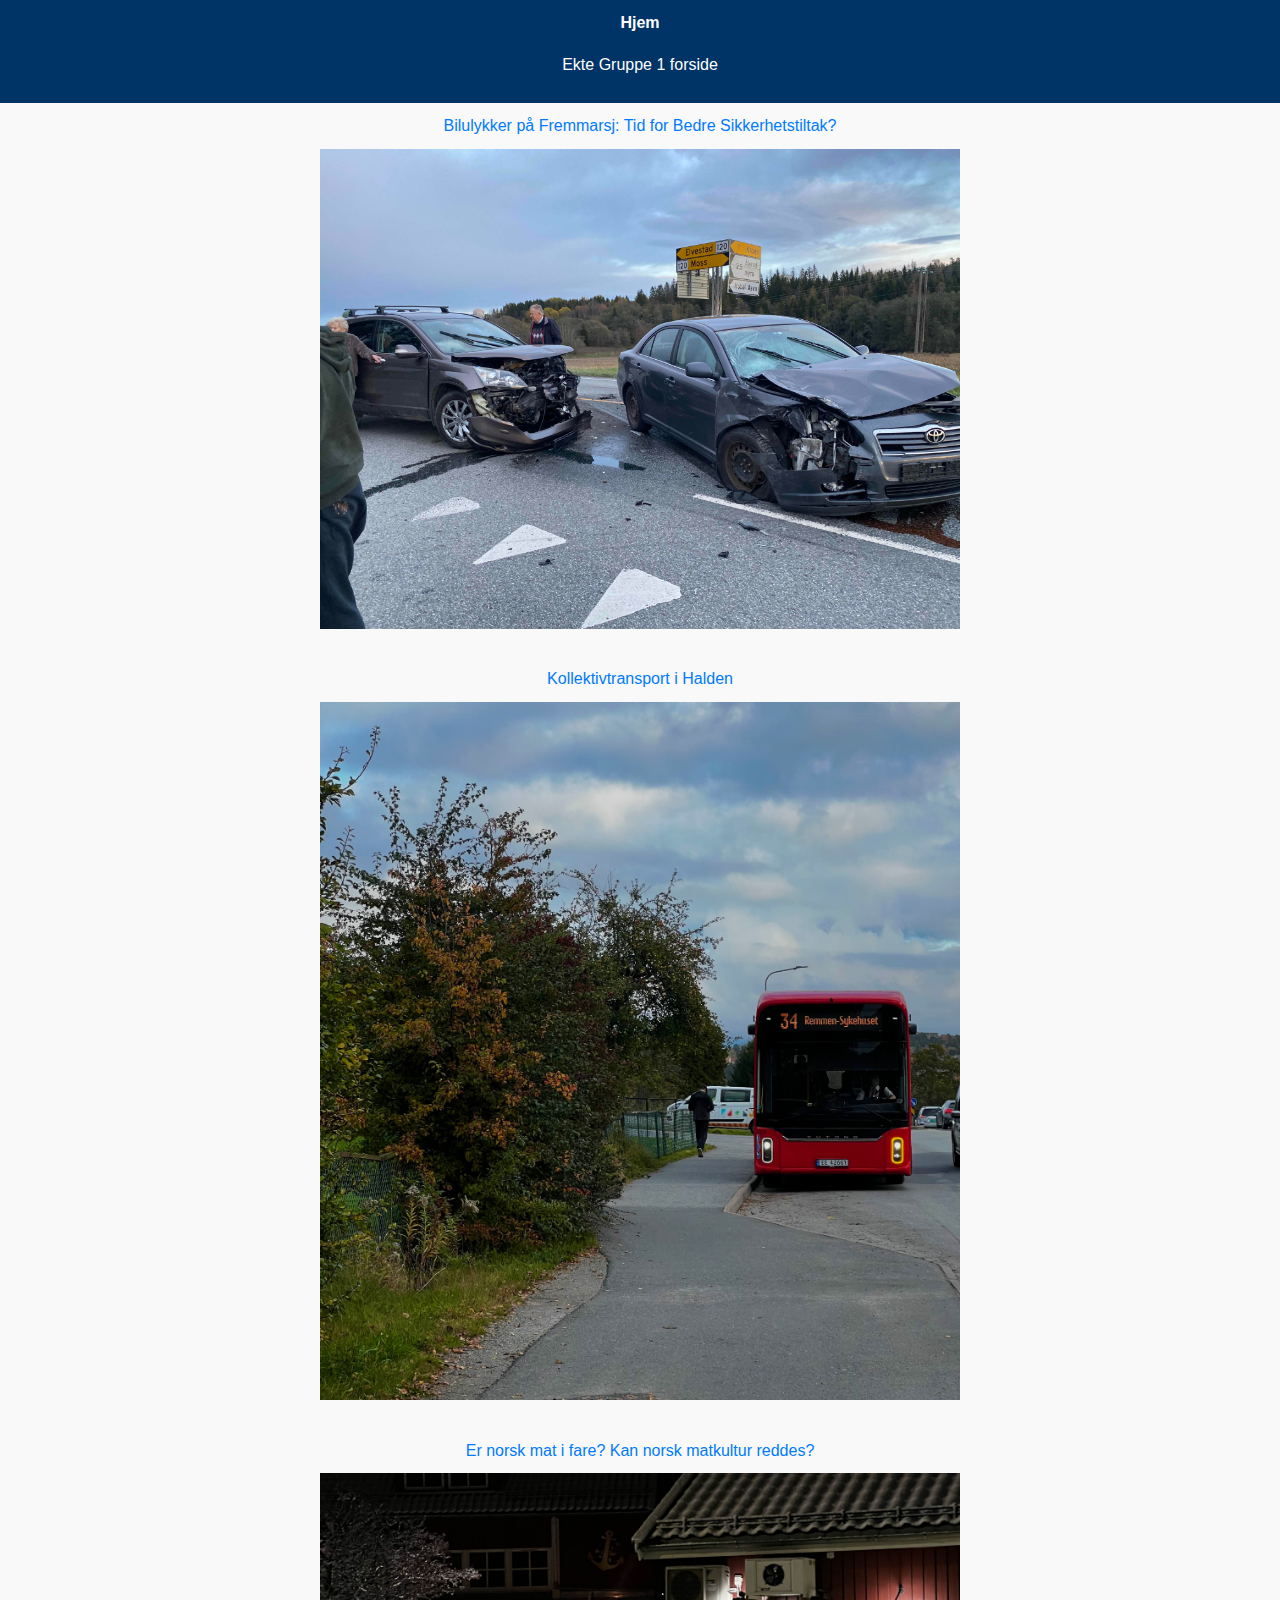
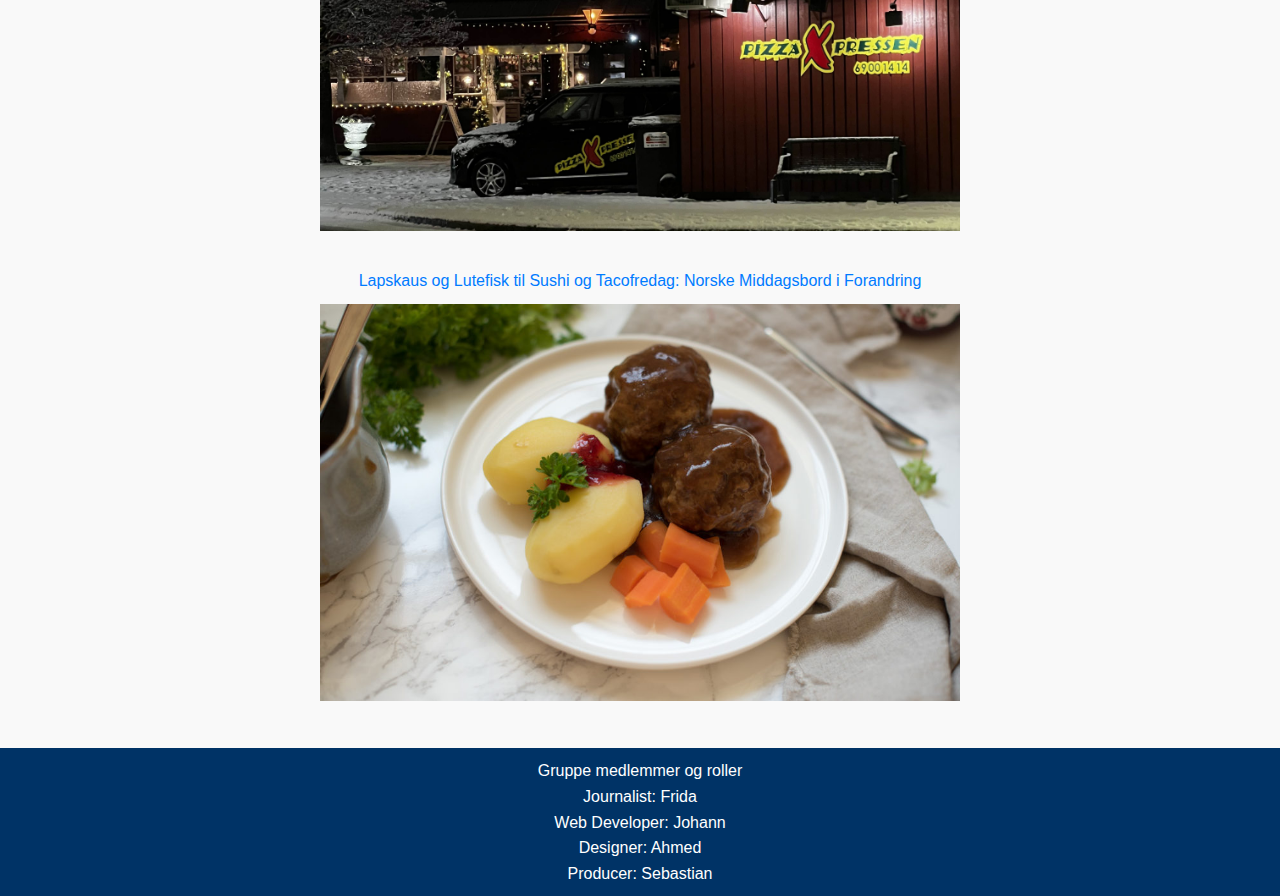
<file: index.html>
<!DOCTYPE html>
<html lang="en">
<head>
    <meta charset="UTF-8">
    <meta name="viewport" content="width=device-width, initial-scale=1.0">
    <title>Document</title>
    <link href="template.css" rel="stylesheet" media="all">
</head>
<body>
    <header class="header">
        <a href="index.html">Hjem</a>
        <p id="groupname">Ekte Gruppe 1 forside</p>
    </header>
    <main>
        <article>
            <a href="innlevering1.html">Bilulykker på Fremmarsj: Tid for Bedre Sikkerhetstiltak? <img src="images/IMG_3482.jpg"></a>
            
            <a href="innlevering2.html">Kollektivtransport i Halden<img src="images/IMG_7341crop.jpg"></a>
            <a href="Oblig 3/index.html">Er norsk mat i fare? Kan norsk matkultur reddes?<img src="Oblig 3/pizzax.jpg"></a>
            <a href="Oblig 4/test1.html">Lapskaus og Lutefisk til Sushi og Tacofredag: Norske Middagsbord i Forandring<img src="Oblig 4/1940.jpg"></a>
        </article>
        <footer>
            <p>Gruppe medlemmer og roller</p>
            <p>Journalist: Frida</p>
            <p>Web Developer: Johann</p>
            <p>Designer: Ahmed</p>
            <p>Producer: Sebastian</p>
        </footer>
    </main>
</body>
</html>
</file>
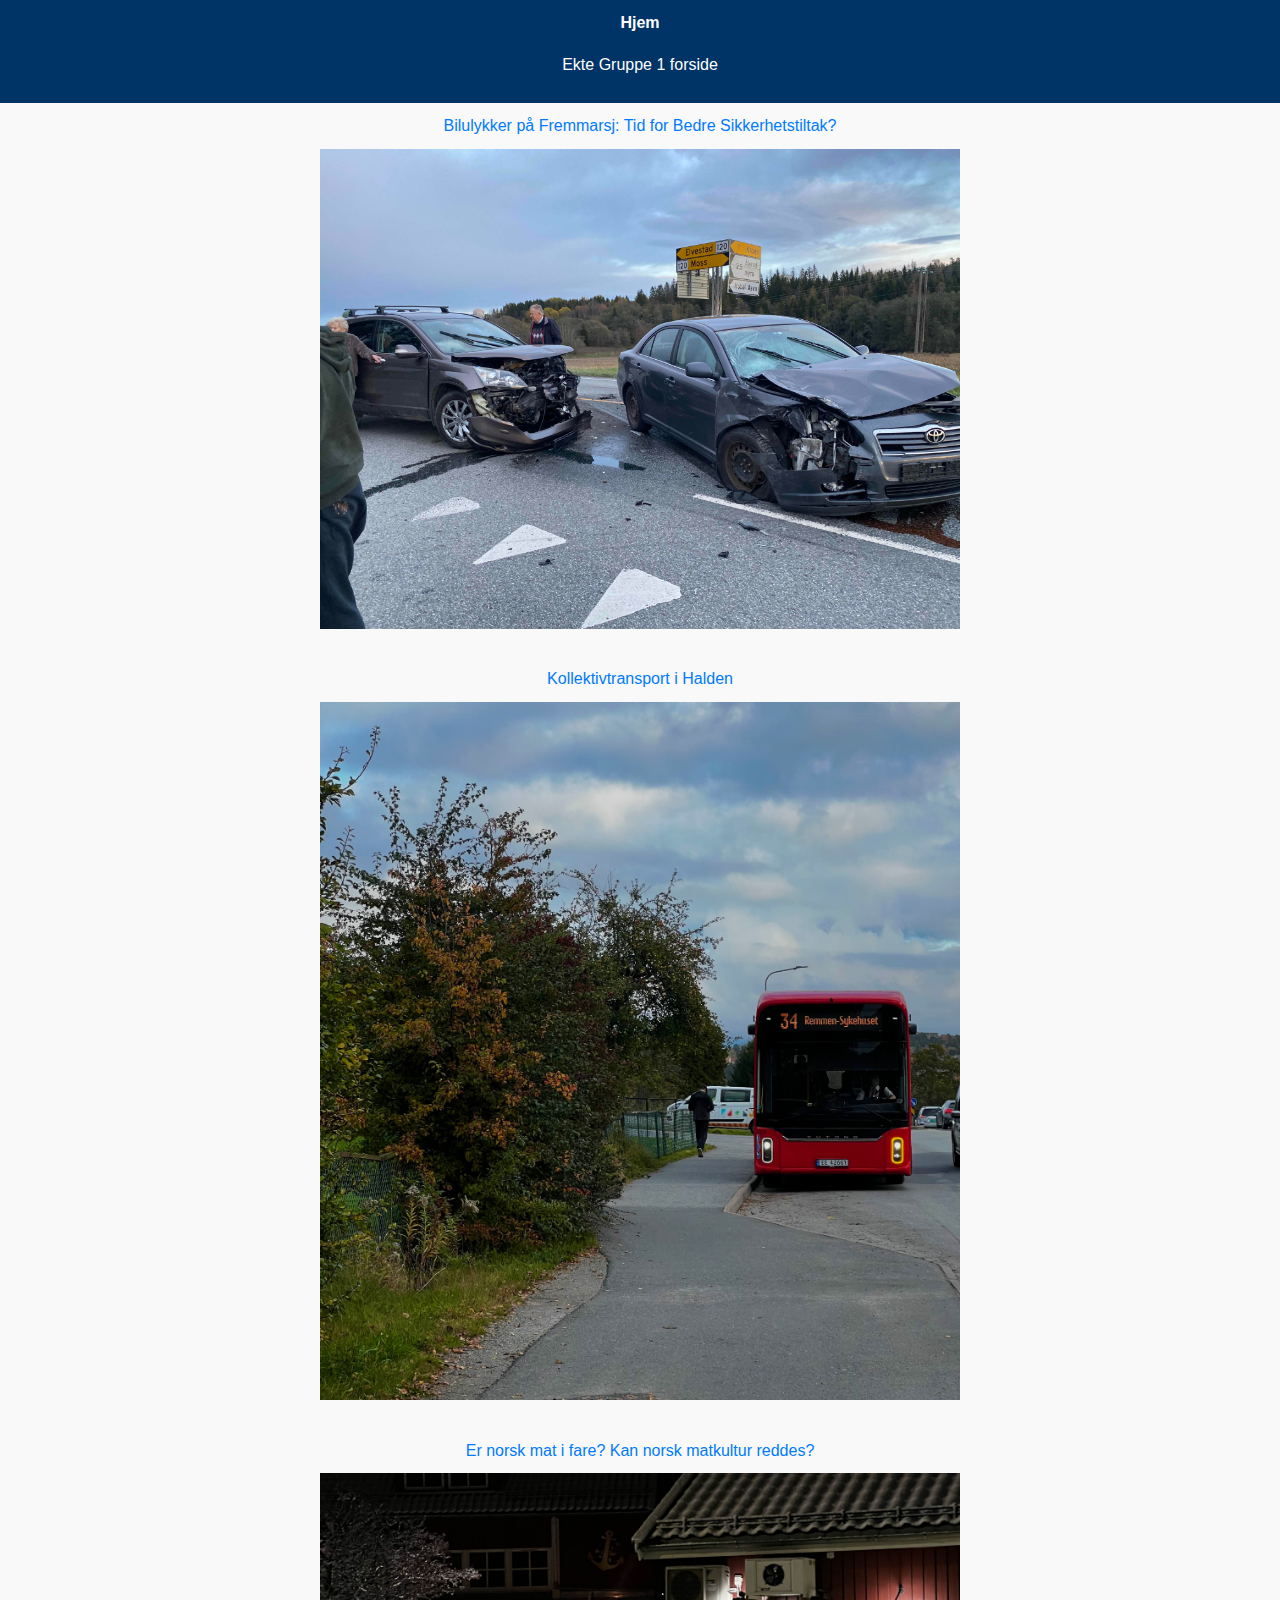
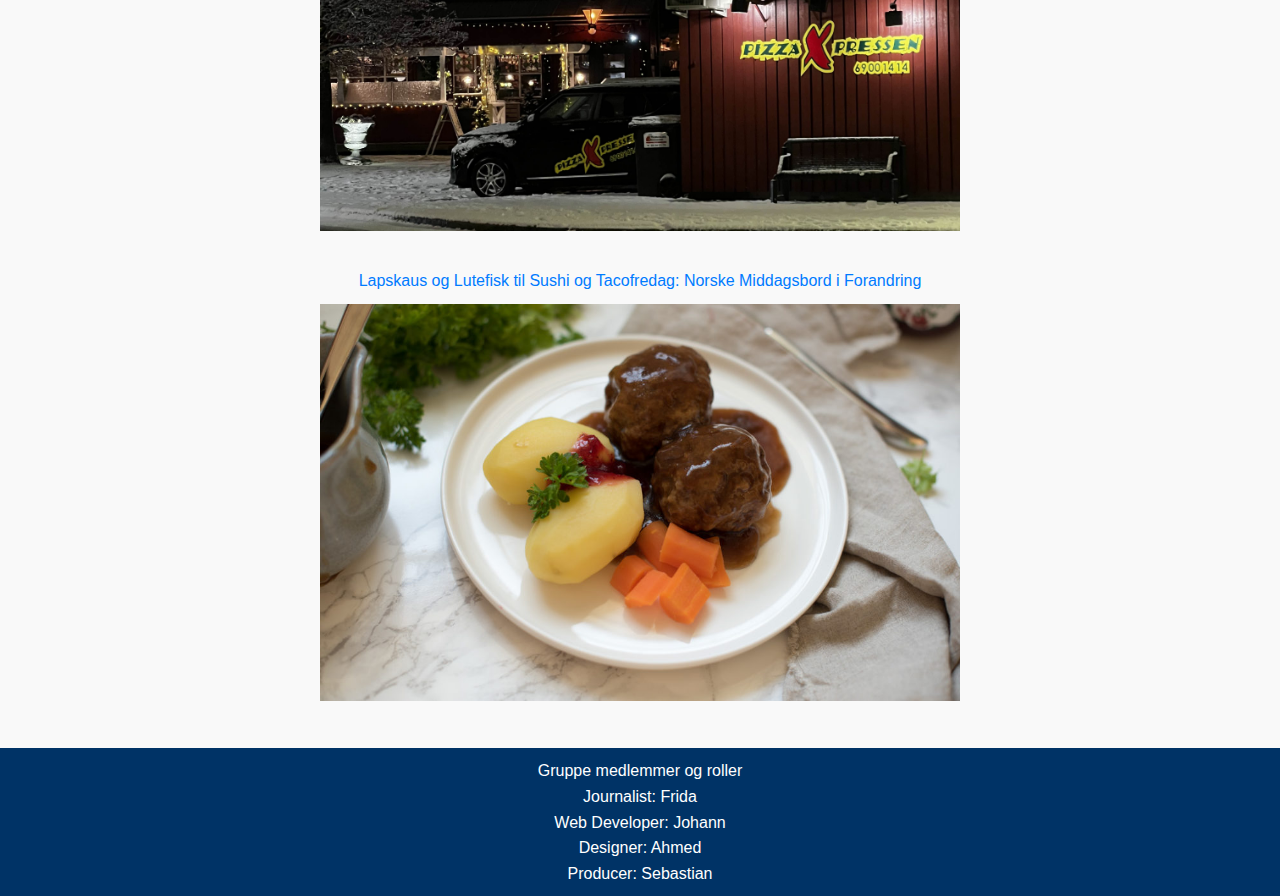
<file: index/index.html>
<!DOCTYPE html>
<html lang="en">
<head>
    <meta charset="UTF-8">
    <meta name="viewport" content="width=device-width, initial-scale=1.0">
    <title>Document</title>
    <link href="template.css" rel="stylesheet" media="all">
</head>
<body>
    <header class="header">
        <a href="index.html">Hjem</a>
        <p id="groupname">Ekte Gruppe 1 forside</p>
    </header>
    <main>
        <article>
            <a href="../Oblig1/innlevering1.html">Bilulykker på Fremmarsj: Tid for Bedre Sikkerhetstiltak? <img src="images/IMG_3482.jpg"></a>
            
            <a href="../Oblig2/innlevering2.html">Kollektivtransport i Halden<img src="images/IMG_7341crop.jpg"></a>
            <a href="../Oblig 3/index.html">Er norsk mat i fare? Kan norsk matkultur reddes?<img src="images/pizzax.jpg"></a>
            <a href="../Oblig 4/test1.html">Lapskaus og Lutefisk til Sushi og Tacofredag: Norske Middagsbord i Forandring<img src="images/1940.jpg"></a>
        </article>
        <footer>
            <p>Gruppe medlemmer og roller</p>
            <p>Journalist: Frida</p>
            <p>Web Developer: Johann</p>
            <p>Designer: Ahmed</p>
            <p>Producer: Sebastian</p>
        </footer>
    </main>
</body>
</html>
</file>
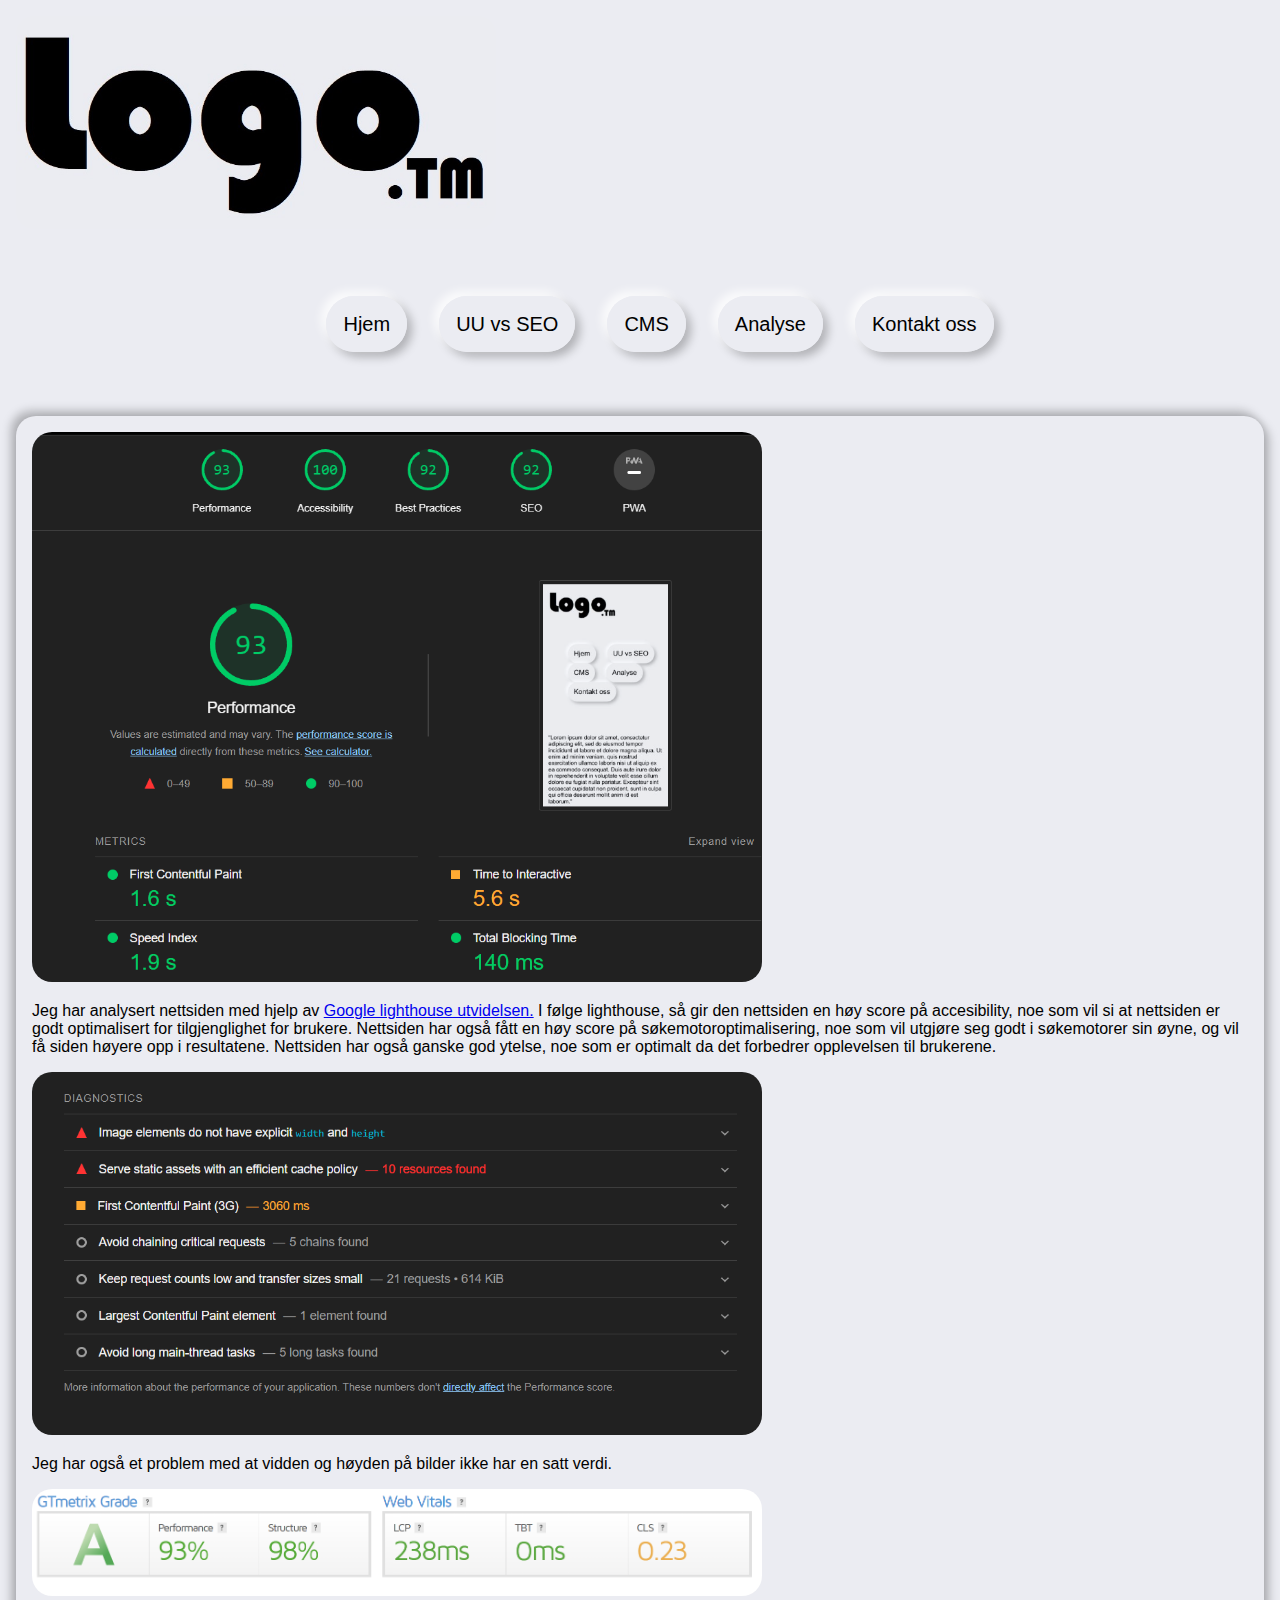
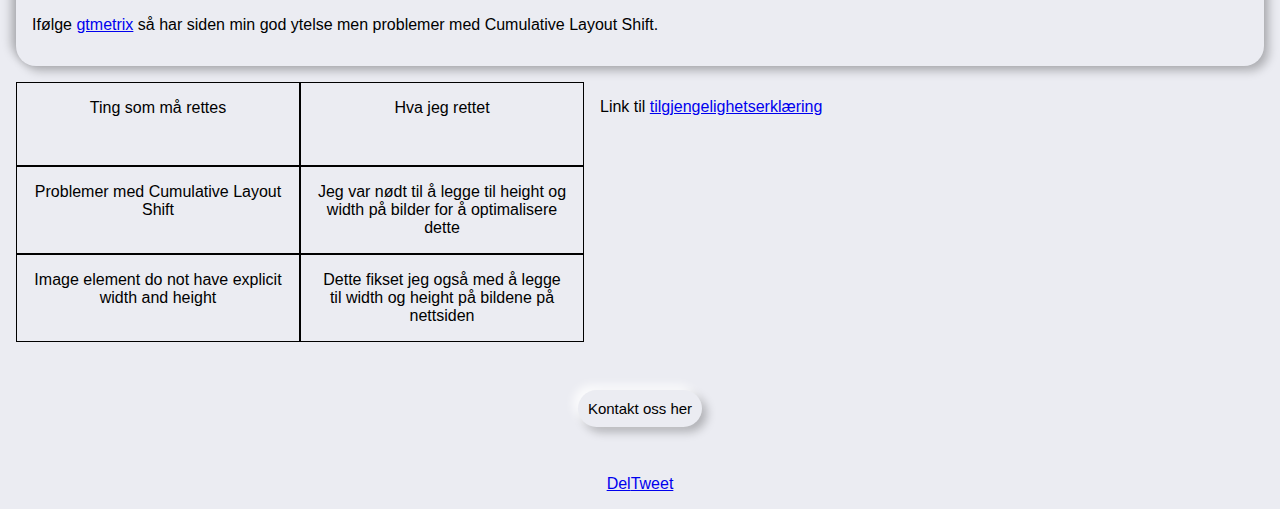
<file: Analyse.html>
<!DOCTYPE html>
<html lang="nb">
<head>
    <meta charset="UTF-8">
    <meta http-equiv="X-UA-Compatible" content="IE=edge">
    <meta name="viewport" content="width=device-width, initial-scale=1.0">
    <meta name="description" content="Analyse av nettside">
    <meta property="og:title" content="Analyse">
    <meta property="og:description" content="Analyse av nettside">
    <meta property="og:type" content="website">
    <meta property="og:url" content="https://itstud.hiof.no/~sebastmn/nettside/Analyse.html">
    <meta property="og:image" content="https://itstud.hiof.no/~sebastmn/nettside/bildebank/stephen-dawson-qwtCeJ5cLYs-unsplash.jpg">
    <meta name="twitter:title" content="Analyse">
    <meta name="twitter:description" content="Analyse av nettside">
    <meta name="twitter:image" content="https://itstud.hiof.no/~sebastmn/nettside/bildebank/stephen-dawson-qwtCeJ5cLYs-unsplash.jpg">
    <meta name="twitter:card" content="summary_large_image">
    <link rel="stylesheet" type="text/css" href="https://necolas.github.io/normalize.css/8.0.1/normalize.css">
    <link rel="icon" href="bildebank/Logoapp.png">

    <link href="font/css/fontawesome.css" rel="stylesheet">
    <link href="font/css/brands.css" rel="stylesheet">
    <link href="font/css/solid.css" rel="stylesheet">

    <link rel="stylesheet" type="text/css" href="css/style.css">
    <title>Analyse</title>
</head>
<body>
    <div id="fb-root"></div>
        <script async defer crossorigin="anonymous" src="https://connect.facebook.net/nb_NO/sdk.js#xfbml=1&version=v15.0" nonce="Zl7Vx0k7"></script>
    <div id="grid-container">

        <header>
            <a href="Hjem.html"><img src="bildebank/LOGO.jpg" alt="Logo bilde" width="180" height="80"></a>
        </header>
    
        <nav>
            <ol>
              <li> 
                 <a href="Hjem.html" class="button">Hjem</a>
              </li>
              <li>
                 <a href="UUvsSEO.html" class="button">UU vs SEO</a>
              </li>
              <li>
                 <a href="CMS.html" class="button">CMS</a>
              </li>
              <li>
                 <a href="Analyse.html" class="button">Analyse</a>
              </li>
              <li>
                 <a href="Kontakt.html" class="button">Kontakt oss</a>
              </li>
            </ol>
        </nav>
        <main>
            <article>
            <img src="bildebank/Screenshot 2022-12-02 020602.png" width="100%" height="100%" alt="placeholder bilde">
            <p>Jeg har analysert nettsiden med hjelp av <a href="https://developer.chrome.com/docs/lighthouse/overview/">Google lighthouse utvidelsen.</a>
             I følge lighthouse, så gir den nettsiden en høy score på accesibility, noe som vil si at nettsiden er godt optimalisert for tilgjenglighet for brukere.
             Nettsiden har også fått en høy score på søkemotoroptimalisering, noe som vil utgjøre seg godt i søkemotorer sin øyne, og vil få siden høyere opp i resultatene.
             Nettsiden har også ganske god ytelse, noe som er optimalt da det forbedrer opplevelsen til brukerene.
            </p>
            <img src="bildebank/Screenshot 2022-12-02 020717.png" width="100%" height="100%" alt="placeholder bilde">
            <p>Jeg har også et problem med at vidden og høyden på bilder ikke har en satt verdi.</p>
            <img src="bildebank/Screenshot 2022-12-02 073231.png" width="100%" height="100%" alt="placeholder bilde">
            <p>Ifølge <a href="https://gtmetrix.com/">gtmetrix</a> så har siden min god ytelse men problemer med Cumulative Layout Shift.</p>
            </article>
            <div class="table">
                <div class="table-row">
                  <div class="table-cell">Ting som må rettes</div>
                  <div class="table-cell">Hva jeg rettet</div>
                </div>
                <div class="table-row">
                  <div class="table-cell">Problemer med Cumulative Layout Shift</div>
                  <div class="table-cell">Jeg var nødt til å legge til height og width på bilder for å optimalisere dette</div>
                </div>
                <div class="table-row">
                    <div class="table-cell">Image element do not have explicit width and height </div>
                    <div class="table-cell">Dette fikset jeg også med å legge til width og height på bildene på nettsiden</div>
                </div>
            </div>
            <p>Link til <a href="sjekkliste.pdf">tilgjengelighetserklæring</a></p>
        </main>
        <aside>
            <a href="kontakt.html" class="buttonA">Kontakt oss her</a>
        </aside>
        <footer>
            <!--Facebook delingsknapp er lagt til med hjelp av https://developers.facebook.com/docs/plugins/share-button/-->
            <div class="fb-share-button" data-href="https://itstud.hiof.no/~sebastmn/nettside/Hjem.html" data-layout="button" data-size="small"><a target="_blank" 
                href="https://itstud.hiof.no/~sebastmn/nettside/Hjem.html" 
                class="fb-xfbml-parse-ignore">Del</a></div>
                <!--Tweet knapp lagt til med hjelp av https://publish.twitter.com/?buttonType=TweetButton&widget=Button-->
            <a href="https://twitter.com/share?ref_src=twsrc%5Etfw" class="twitter-share-button" data-show-count="false">Tweet</a><script async src="https://platform.twitter.com/widgets.js" charset="utf-8"></script>
        </footer>
    </div>
</body>
</html>
</file>
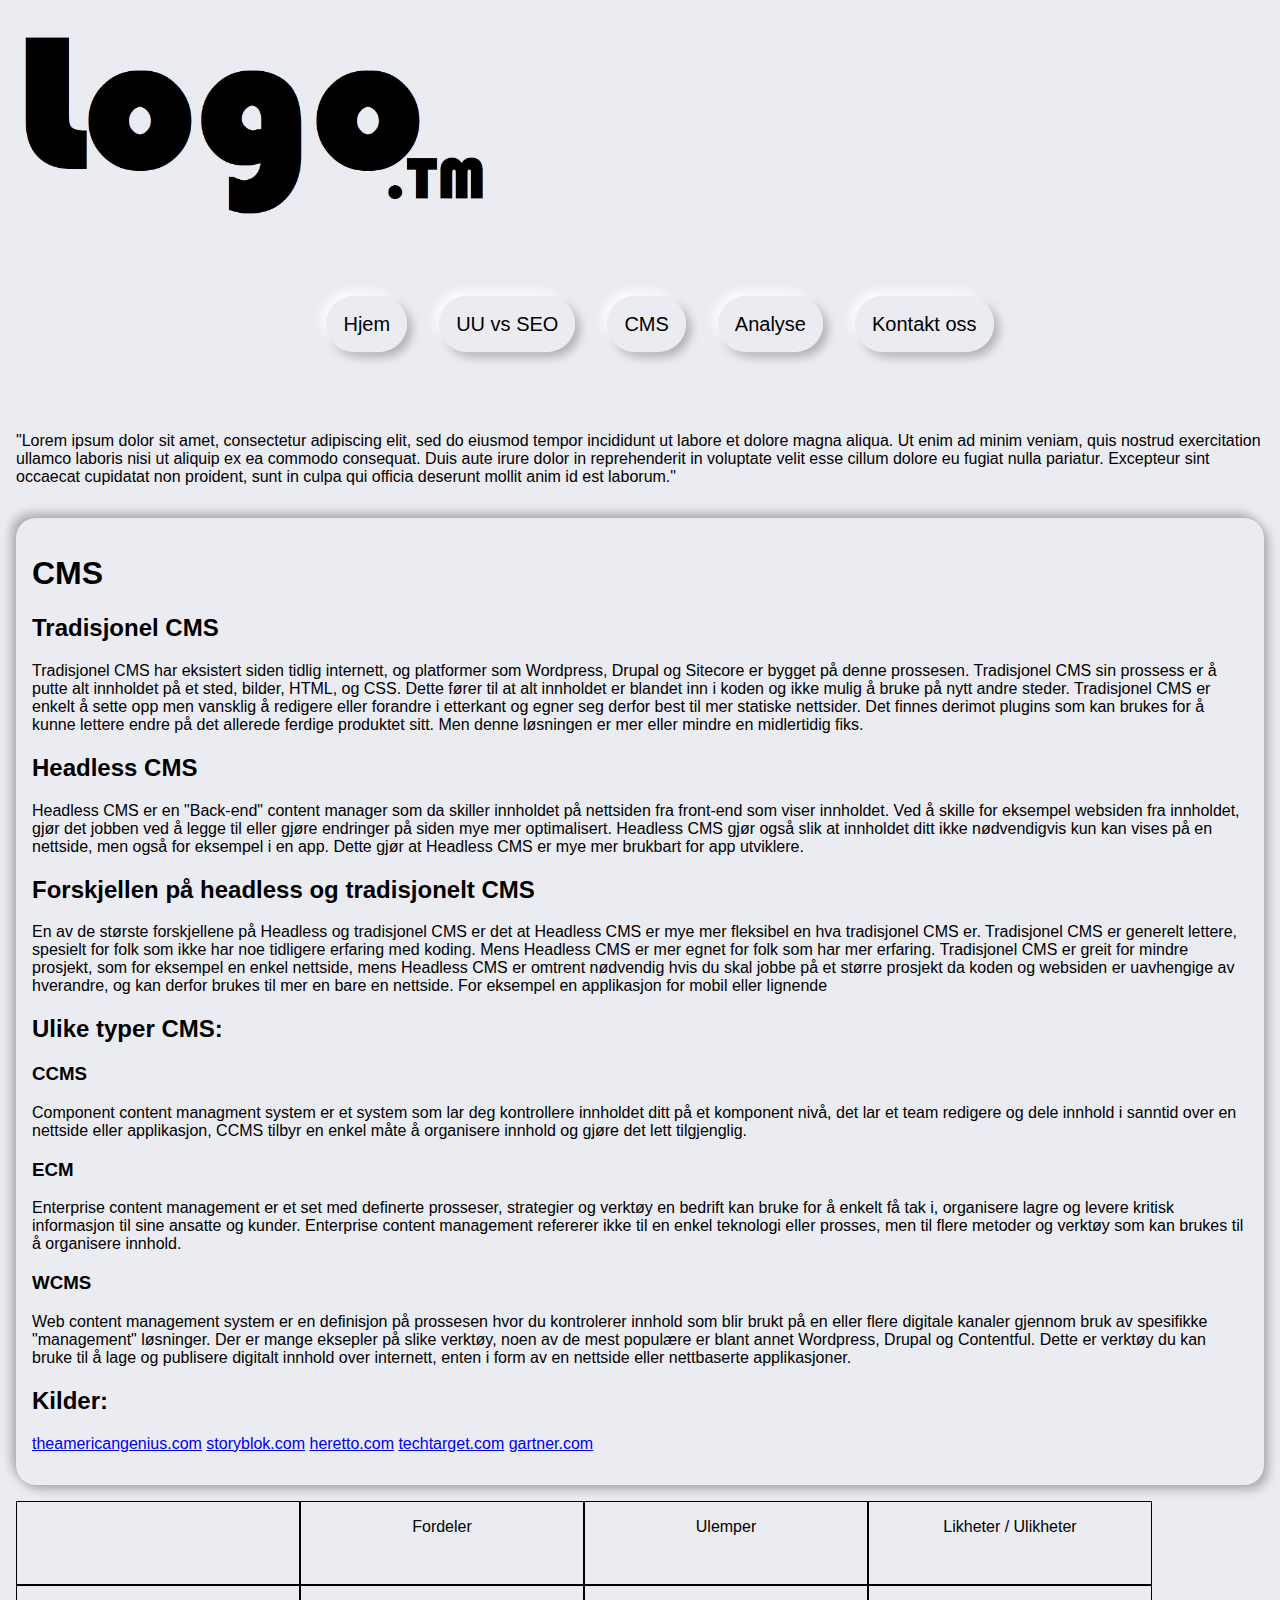
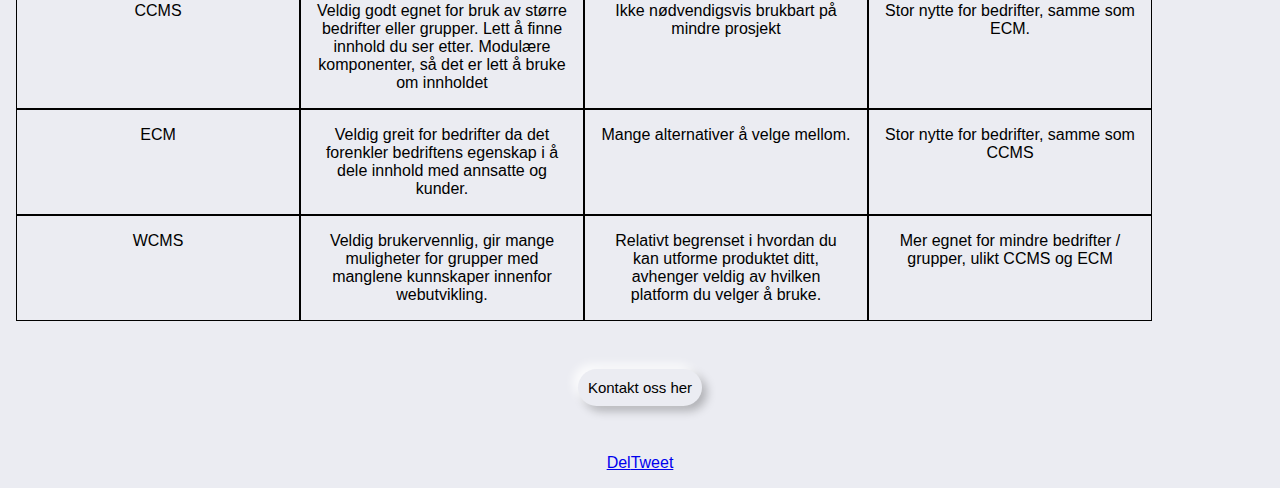
<file: CMS.html>
<!DOCTYPE html>
<html lang="nb">
<head>
    <meta charset="UTF-8">
    <meta http-equiv="X-UA-Compatible" content="IE=edge">
    <meta name="viewport" content="width=device-width, initial-scale=1.0">
    <meta name="description" content="Content Management">
    <meta property="og:title" content="CMS">
    <meta property="og:description" content="Forskjellige typer CMS">
    <meta property="og:type" content="website">
    <meta property="og:url" content="https://itstud.hiof.no/~sebastmn/nettside/CMS.html">
    <meta property="og:image" content="https://itstud.hiof.no/~sebastmn/nettside/bildebank/lautaro-andreani-xkBaqlcqeb4-unsplash.jpg">
    <meta name="twitter:title" content="CMS">
    <meta name="twitter:description" content="Forskjellige typer CMS">
    <meta name="twitter:image" content="https://itstud.hiof.no/~sebastmn/nettside/bildebank/lautaro-andreani-xkBaqlcqeb4-unsplash.jpg">
    <meta name="twitter:card" content="summary_large_image">
    <link rel="stylesheet" type="text/css" href="https://necolas.github.io/normalize.css/8.0.1/normalize.css">
    <link rel="icon" href="bildebank/Logoapp.png">

    <link href="font/css/fontawesome.css" rel="stylesheet">
    <link href="font/css/brands.css" rel="stylesheet">
    <link href="font/css/solid.css" rel="stylesheet">

    <link rel="stylesheet" type="text/css" href="css/style.css">
    <title>CMS</title>
</head>
<body>
    <div id="fb-root"></div>
        <script async defer crossorigin="anonymous" src="https://connect.facebook.net/nb_NO/sdk.js#xfbml=1&version=v15.0" nonce="Zl7Vx0k7"></script>
    <div id="grid-container">

        <header>
            <a href="Hjem.html"><img src="bildebank/LOGO.jpg" alt="Logo bilde" width="180" height="80"></a>
        </header>
    
        <nav>
            <ol>
              <li> 
                 <a href="Hjem.html" class="button">Hjem</a>
              </li>
              <li>
                 <a href="UUvsSEO.html" class="button">UU vs SEO</a>
              </li>
              <li>
                 <a href="CMS.html" class="button">CMS</a>
              </li>
              <li>
                 <a href="Analyse.html" class="button">Analyse</a>
              </li>
              <li>
                 <a href="Kontakt.html" class="button">Kontakt oss</a>
              </li>
            </ol>
        </nav>
        <main>
            <p>
                "Lorem ipsum dolor sit amet, consectetur adipiscing elit, sed do eiusmod tempor incididunt ut labore et dolore magna aliqua. Ut enim ad minim veniam, 
                quis nostrud exercitation ullamco laboris nisi ut aliquip ex ea commodo consequat. Duis aute irure dolor in reprehenderit in voluptate velit esse cillum dolore eu fugiat nulla pariatur. 
                Excepteur sint occaecat cupidatat non proident, sunt in culpa qui officia deserunt mollit anim id est laborum."
            </p>
               <article id="article">
                <h1>CMS</h1>
                <h2>Tradisjonel CMS</h2>
                <p>
                    Tradisjonel CMS har eksistert siden tidlig internett, og platformer som Wordpress, Drupal og Sitecore er bygget på denne prossesen.
                    Tradisjonel CMS sin prossess er å putte alt innholdet på et sted, bilder, HTML, og CSS. Dette fører til at alt innholdet er blandet inn i koden og ikke mulig å bruke på nytt andre steder.
                    Tradisjonel CMS er enkelt å sette opp men vansklig å redigere eller forandre i etterkant og egner seg derfor best til mer statiske nettsider.
                    Det finnes derimot plugins som kan brukes for å kunne lettere endre på det allerede ferdige produktet sitt. Men denne løsningen er mer eller mindre en midlertidig fiks.
                </p>
                <h2>Headless CMS</h2>
                <p>
                    Headless CMS er en "Back-end" content manager som da skiller innholdet på nettsiden fra front-end som viser innholdet. Ved å skille for eksempel websiden fra innholdet,
                    gjør det jobben ved å legge til eller gjøre endringer på siden mye mer optimalisert.
                    Headless CMS gjør også slik at innholdet ditt ikke nødvendigvis kun kan vises på en nettside, men også for eksempel i en app. Dette gjør at Headless CMS er mye mer brukbart for app utviklere.
                </p>
                <h2>Forskjellen på headless og tradisjonelt CMS</h2>
                <p>
                    En av de største forskjellene på Headless og tradisjonel CMS er det at Headless CMS er mye mer fleksibel en hva tradisjonel CMS er. Tradisjonel CMS er generelt lettere, spesielt for folk
                    som ikke har noe tidligere erfaring med koding. Mens Headless CMS er mer egnet for folk som har mer erfaring.
                    Tradisjonel CMS er greit for mindre prosjekt, som for eksempel en enkel nettside, mens Headless CMS er omtrent nødvendig hvis du skal jobbe på et større prosjekt
                    da koden og websiden er uavhengige av hverandre, og kan derfor brukes til mer en bare en nettside. For eksempel en applikasjon for mobil eller lignende
                </p>
                <h2>Ulike typer CMS:</h2>
                <h3>CCMS</h3>
                <p>
                    Component content managment system er et system som lar deg kontrollere innholdet ditt på et komponent nivå, det lar et team redigere og dele innhold i sanntid over en nettside eller applikasjon,
                    CCMS tilbyr en enkel måte å organisere innhold og gjøre det lett tilgjenglig.
                </p>
                <h3>ECM</h3>
                <p>
                    Enterprise content management er et set med definerte prosseser, strategier og verktøy en bedrift kan bruke for å enkelt få tak i, organisere lagre og levere kritisk informasjon til sine ansatte 
                    og kunder. Enterprise content management refererer ikke til en enkel teknologi eller prosses, men til flere metoder og verktøy som kan brukes til å organisere innhold. 
                </p>
                <h3>WCMS</h3>
                <p>
                    Web content management system er en definisjon på prossesen hvor du kontrolerer innhold som blir brukt på en eller flere digitale kanaler gjennom bruk av spesifikke "management" løsninger.
                    Der er mange eksepler på slike verktøy, noen av de mest populære er blant annet Wordpress, Drupal og Contentful. Dette er verktøy du kan bruke til å lage og publisere digitalt innhold over internett, 
                    enten i form av en nettside eller nettbaserte applikasjoner.
                </p>
                <h2>Kilder:</h2>
                <p><a href="https://theamericangenius.com/business-marketing/should-your-content-management-system-go-headless/">theamericangenius.com</a> <a href="https://www.storyblok.com/tp/headless-cms-explained">storyblok.com</a> <a href="https://heretto.com/what-is-a-component-content-management-system/">heretto.com</a> <a href="https://www.techtarget.com/searchcontentmanagement/definition/enterprise-content-management-ECM">techtarget.com</a> <a href="https://www.gartner.com/reviews/market/web-content-management">gartner.com</a></p>
               </article>
               <!--Jeg brukte denne stackoverflow linken til hjelp ved å lage tabell 
                https://stackoverflow.com/questions/33471997/how-can-i-create-a-table-without-the-regular-table-tag
                og denne linken som er linket i stackoverflow https://css-tricks.com/accessible-simple-responsive-tables/-->
               <div class="table">
                <div class="table-row">
                  <div class="table-cell"></div>
                  <div class="table-cell">Fordeler</div>
                  <div class="table-cell">Ulemper</div>
                  <div class="table-cell">Likheter / Ulikheter</div>
                </div>
                <div class="table-row">
                  <div class="table-cell">CCMS</div>
                  <div class="table-cell">Veldig godt egnet for bruk av større bedrifter eller grupper. Lett å finne innhold du ser etter. Modulære komponenter, så det er lett å bruke om innholdet</div>
                  <div class="table-cell">Ikke nødvendigsvis brukbart på mindre prosjekt</div>
                  <div class="table-cell">Stor nytte for bedrifter, samme som ECM.</div>
                </div>
                <div class="table-row">
                    <div class="table-cell">ECM</div>
                    <div class="table-cell">Veldig greit for bedrifter da det forenkler bedriftens egenskap i å dele innhold med annsatte og kunder.</div>
                    <div class="table-cell">Mange alternativer å velge mellom.</div>
                    <div class="table-cell">Stor nytte for bedrifter, samme som CCMS</div>
                </div>
                <div class="table-row">
                    <div class="table-cell">WCMS</div>
                    <div class="table-cell">Veldig brukervennlig, gir mange muligheter for grupper med manglene kunnskaper innenfor webutvikling.</div>
                    <div class="table-cell">Relativt begrenset i hvordan du kan utforme produktet ditt, avhenger veldig av hvilken platform du velger å bruke.</div>
                    <div class="table-cell">Mer egnet for mindre bedrifter / grupper, ulikt CCMS og ECM</div>
                </div>
              </div>
        </main>
        <aside>
            <a href="kontakt.html" class="buttonA">Kontakt oss her</a>
        </aside>
        <footer>
            <!--Facebook delingsknapp er lagt til med hjelp av https://developers.facebook.com/docs/plugins/share-button/-->
            <div class="fb-share-button" data-href="https://itstud.hiof.no/~sebastmn/nettside/Hjem.html" data-layout="button" data-size="small"><a target="_blank" 
                href="https://itstud.hiof.no/~sebastmn/nettside/Hjem.html" 
                class="fb-xfbml-parse-ignore">Del</a></div>
                <!--Tweet knapp lagt til med hjelp av https://publish.twitter.com/?buttonType=TweetButton&widget=Button-->
            <a href="https://twitter.com/share?ref_src=twsrc%5Etfw" class="twitter-share-button" data-show-count="false">Tweet</a><script async src="https://platform.twitter.com/widgets.js" charset="utf-8"></script>
        </footer>
    </div>
</body>
</html>
</file>
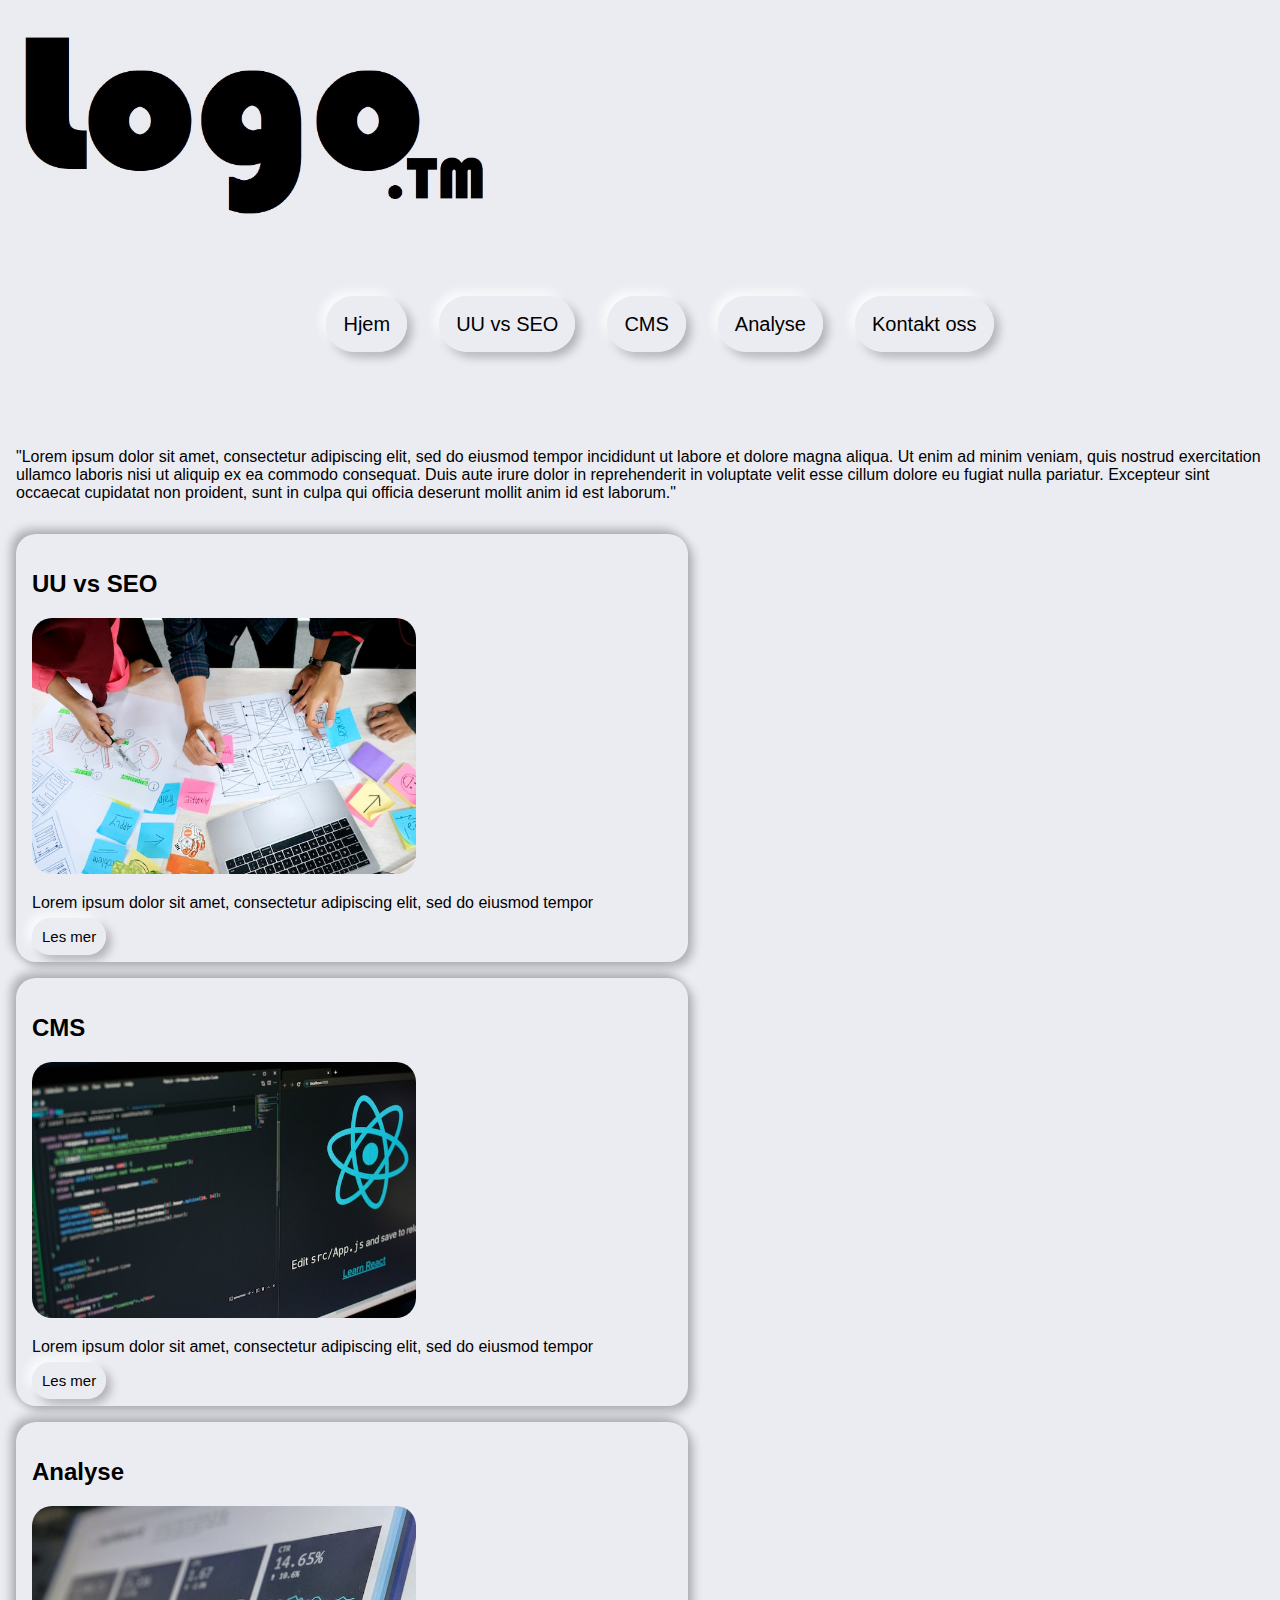
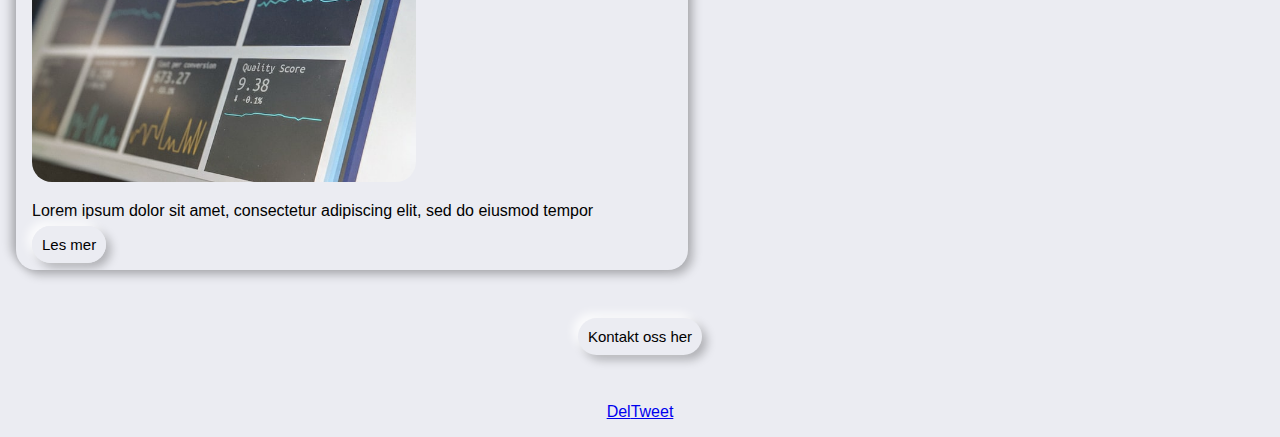
<file: Hjem.html>
<!DOCTYPE html>
<html lang="nb">
<head>
    <meta charset="UTF-8">
    <meta http-equiv="X-UA-Compatible" content="IE=edge">
    <meta name="viewport" content="width=device-width, initial-scale=1.0">
    <meta name="description" content="Hjemmeside">
    <meta property="og:title" content="Hjem">
    <meta property="og:description" content="Hjemmeside">
    <meta property="og:type" content="website">
    <meta property="og:url" content="https://itstud.hiof.no/~sebastmn/nettside/Hjem.html">
    <meta property="og:image" content="https://itstud.hiof.no/~sebastmn/nettside/bildebank/ux-indonesia-qC2n6RQU4Vw-unsplash.jpg">
    <meta name="twitter:title" content="Hjem">
    <meta name="twitter:description" content="website">
    <meta name="twitter:image" content="https://itstud.hiof.no/~sebastmn/nettside/bildebank/ux-indonesia-qC2n6RQU4Vw-unsplash.jpg">
    <meta name="twitter:card" content="summary_large_image">
    <link rel="stylesheet" type="text/css" href="https://necolas.github.io/normalize.css/8.0.1/normalize.css">
    <link rel="icon" href="bildebank/Logoapp.png"> <!--Logo laget med hjelp av shorturl.at/luxCK -->

    <link href="font/css/fontawesome.css" rel="stylesheet">
    <link href="font/css/brands.css" rel="stylesheet">
    <link href="font/css/solid.css" rel="stylesheet">

    <link rel="stylesheet" type="text/css" href="css/style.css">
    <title>Hjem</title>
</head>
<body>

<!--For å legge content inne i grid-->
<div id="grid-container">

    <header>
        <a href="Hjem.html"><img src="bildebank/LOGO.jpg" alt="Logo bilde" width="180" height="80"></a> <!--Header med logo som bilde, og som er klikkbart for å komme til hjem siden-->
    </header>

     <nav>
        <ol>
          <li> 
             <a href="Hjem.html" class="button">Hjem</a><!--Knapp i nav for hjem side-->
          </li>
          <li>
             <a href="UUvsSEO.html" class="button">UU vs SEO</a><!--Knapp i nav for UU vs SEO side-->
          </li>
          <li>
             <a href="CMS.html" class="button">CMS</a><!--Knapp i nav for CMS side-->
          </li>
          <li>
             <a href="Analyse.html" class="button">Analyse</a><!--Knap i nav for analyse side-->
          </li>
          <li>
             <a href="Kontakt.html" class="button">Kontakt oss</a><!--knapp i nav for kontakt side-->
          </li>
        </ol>
    </nav>
    <main>
        <div id="fb-root"></div>
        <script async defer crossorigin="anonymous" src="https://connect.facebook.net/nb_NO/sdk.js#xfbml=1&version=v15.0" nonce="Zl7Vx0k7"></script>
        <p> <!--Introtekst for nettsiden-->
            "Lorem ipsum dolor sit amet, consectetur adipiscing elit, sed do eiusmod tempor incididunt ut labore et dolore magna aliqua. Ut enim ad minim veniam, 
            quis nostrud exercitation ullamco laboris nisi ut aliquip ex ea commodo consequat. Duis aute irure dolor in reprehenderit in voluptate velit esse cillum dolore eu fugiat nulla pariatur. 
            Excepteur sint occaecat cupidatat non proident, sunt in culpa qui officia deserunt mollit anim id est laborum."
        </p>
            
            <!--Artikkelkort for hver av innholdssidene-->
            <article id="article-1">
             <h2>UU vs SEO</h2>
             <img src="bildebank/ux-indonesia-qC2n6RQU4Vw-unsplash.jpg" width="100%" height="100%" alt="placeholder bilde">
             <p>Lorem ipsum dolor sit amet, consectetur adipiscing elit, sed do eiusmod tempor</p>
             <a href="UUvsSEO.html" class="buttonA">Les mer</a>
            </article>
            <article id="article-2">
             <h2>CMS</h2>
             <img src="bildebank/lautaro-andreani-xkBaqlcqeb4-unsplash.jpg" width="100%" height="100%" alt="placeholder bilde">
             <p>Lorem ipsum dolor sit amet, consectetur adipiscing elit, sed do eiusmod tempor</p>
             <a href="CMS.HTML" class="buttonA">Les mer</a>
            </article>
            <article id="article-3">
             <h2>Analyse</h2>
             <img src="bildebank/stephen-dawson-qwtCeJ5cLYs-unsplash.jpg" width="100%" height="100%" alt="placeholder bilde">
             <p>Lorem ipsum dolor sit amet, consectetur adipiscing elit, sed do eiusmod tempor</p>
             <a href="Analyse.HTML" class="buttonA">Les mer</a>
            </article>
    </main>
    <!--Knapp for kontakt oss side-->
    <aside>
        <a href="kontakt.html" class="buttonA">Kontakt oss her</a>
    </aside>
    <!--footer med epost-->
    <footer>
        <!--Facebook delingsknapp er lagt til med hjelp av https://developers.facebook.com/docs/plugins/share-button/-->
        <div class="fb-share-button" data-href="https://itstud.hiof.no/~sebastmn/nettside/Hjem.html" data-layout="button" data-size="small"><a target="_blank" 
            href="https://itstud.hiof.no/~sebastmn/nettside/Hjem.html" 
            class="fb-xfbml-parse-ignore">Del</a></div>
            <!--Tweet knapp lagt til med hjelp av https://publish.twitter.com/?buttonType=TweetButton&widget=Button-->
            <a href="https://twitter.com/share?ref_src=twsrc%5Etfw" class="twitter-share-button" data-show-count="false">Tweet</a><script async src="https://platform.twitter.com/widgets.js" charset="utf-8"></script>
    </footer>
</div>
</body>
</html>
</file>
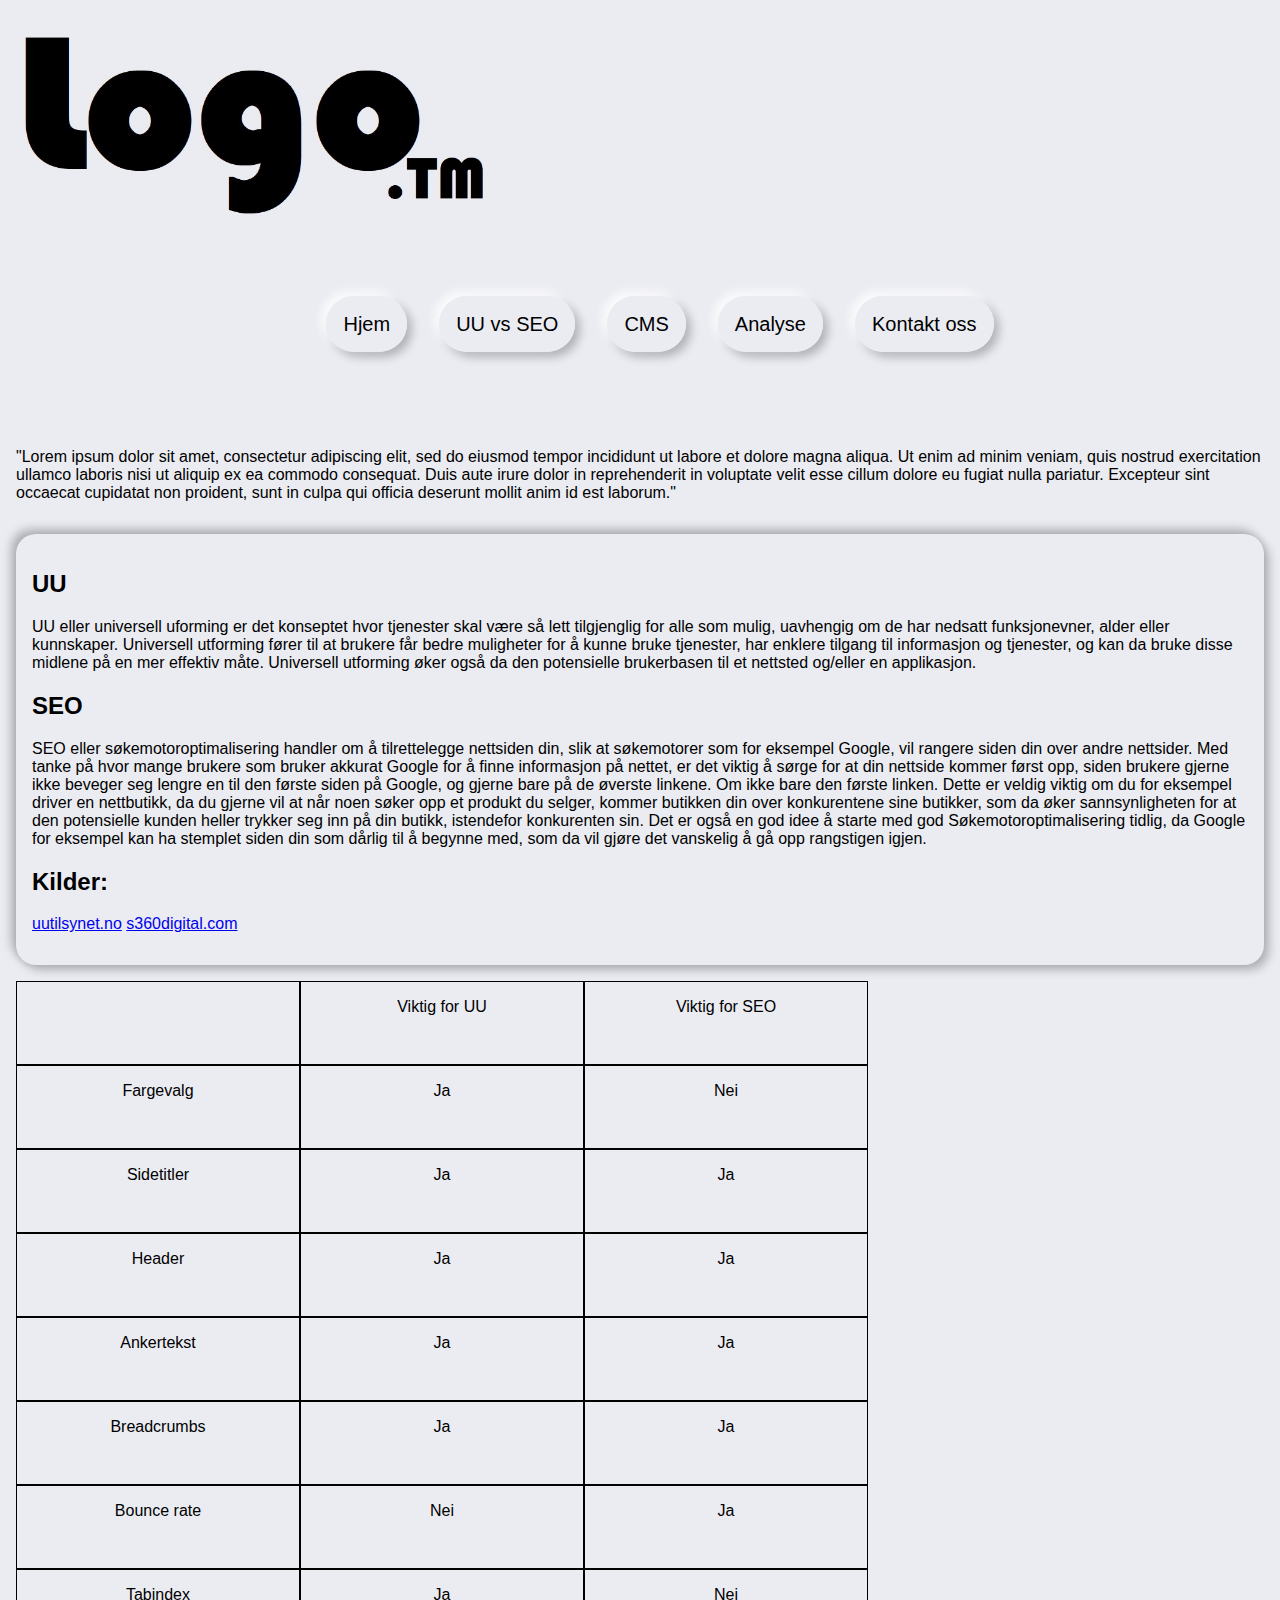
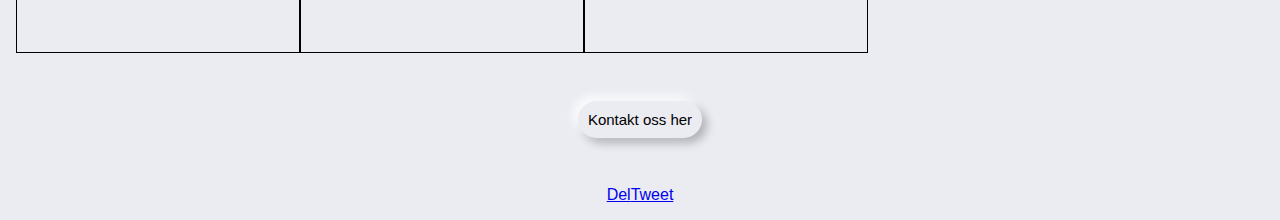
<file: UUvsSEO.html>
<!DOCTYPE html>
<html lang="nb">
<head>
    <meta charset="UTF-8">
    <meta http-equiv="X-UA-Compatible" content="IE=edge">
    <meta name="viewport" content="width=device-width, initial-scale=1.0">
    <meta name="description" content="UUvsSEO">
    <meta property="og:title" content="UUvsSEO">
    <meta property="og:description" content="Universel utforming vs search engine optimalisation">
    <meta property="og:type" content="website">
    <meta property="og:url" content="https://itstud.hiof.no/~sebastmn/nettside/UUvsSEO.html">
    <meta property="og:image" content="https://itstud.hiof.no/~sebastmn/nettside/bildebank/souvik-banerjee--WPrNEM_6dg-unsplash.jpg">
    <meta name="twitter:title" content="UUvsSEO">
    <meta name="twitter:description" content="Universel utforming vs search engine optimalisation">
    <meta name="twitter:image" content="https://itstud.hiof.no/~sebastmn/nettside/bildebank/souvik-banerjee--WPrNEM_6dg-unsplash.jpg">
    <meta name="twitter:card" content="summary_large_image">
    <link rel="stylesheet" type="text/css" href="https://necolas.github.io/normalize.css/8.0.1/normalize.css">
    <link rel="icon" href="bildebank/Logoapp.png">

    <link href="font/css/fontawesome.css" rel="stylesheet">
    <link href="font/css/brands.css" rel="stylesheet">
    <link href="font/css/solid.css" rel="stylesheet">

    <link rel="stylesheet" type="text/css" href="css/style.css">
    <title>UU vs SEO</title>
</head>
<body>
    <div id="grid-container">

        <header>
            <a href="Hjem.html"><img src="bildebank/LOGO.jpg" alt="Logo bilde" width="180" height="80"></a>
        </header>
    
        <nav>
            <ol>
              <li> 
                 <a href="Hjem.html" class="button">Hjem</a>
              </li>
              <li>
                 <a href="UUvsSEO.html" class="button">UU vs SEO</a>
              </li>
              <li>
                 <a href="CMS.html" class="button">CMS</a>
              </li>
              <li>
                 <a href="Analyse.html" class="button">Analyse</a>
              </li>
              <li>
                 <a href="Kontakt.html" class="button">Kontakt oss</a>
              </li>
            </ol>
        </nav>
        <main>
            <div id="fb-root"></div>
        <script async defer crossorigin="anonymous" src="https://connect.facebook.net/nb_NO/sdk.js#xfbml=1&version=v15.0" nonce="Zl7Vx0k7"></script>
            <p>
                "Lorem ipsum dolor sit amet, consectetur adipiscing elit, sed do eiusmod tempor incididunt ut labore et dolore magna aliqua. Ut enim ad minim veniam, 
                quis nostrud exercitation ullamco laboris nisi ut aliquip ex ea commodo consequat. Duis aute irure dolor in reprehenderit in voluptate velit esse cillum dolore eu fugiat nulla pariatur. 
                Excepteur sint occaecat cupidatat non proident, sunt in culpa qui officia deserunt mollit anim id est laborum."
            </p>
                <article id="article">
                 <h2>UU</h2>
                 <p>
                    UU eller universell uforming er det konseptet hvor tjenester skal være så lett tilgjenglig for alle som mulig, uavhengig om de har nedsatt funksjonevner, alder eller kunnskaper.
                    Universell utforming fører til at brukere får bedre muligheter for å kunne bruke tjenester, har enklere tilgang til informasjon og tjenester,
                    og kan da bruke disse midlene på en mer effektiv måte.
                    Universell utforming øker også da den potensielle brukerbasen til et nettsted og/eller en applikasjon.
                 </p>
                 <h2>SEO</h2>
                 <p>
                    SEO eller søkemotoroptimalisering handler om å tilrettelegge nettsiden din, slik at søkemotorer som for eksempel Google, vil rangere siden din over andre nettsider.
                    Med tanke på hvor mange brukere som bruker akkurat Google for å finne informasjon på nettet, er det viktig å sørge for at din nettside kommer først opp, 
                    siden brukere gjerne ikke beveger seg lengre en til den første siden på Google, og gjerne bare på de øverste linkene. Om ikke bare den første linken.
                    Dette er veldig viktig om du for eksempel driver en nettbutikk, da du gjerne vil at når noen søker opp et produkt du selger, kommer butikken din over konkurentene sine butikker, som da øker sannsynligheten for at den potensielle kunden heller trykker seg inn på din butikk, istendefor konkurenten sin.
                    Det er også en god idee å starte med god Søkemotoroptimalisering tidlig, da Google for eksempel kan ha stemplet siden din som dårlig til å begynne med, som da vil gjøre det vanskelig å gå opp rangstigen igjen.
                 </p>
                 <h2>Kilder:</h2>
                 <p>
                    <a href="https://www.uutilsynet.no">uutilsynet.no</a> <a href="https://s360digital.com/no/alt-du-ma-vite-om-seo/">s360digital.com</a>
                 </p>
                </article>
                <!--Jeg brukte denne stackoverflow linken til hjelp ved å lage tabell 
                https://stackoverflow.com/questions/33471997/how-can-i-create-a-table-without-the-regular-table-tag
                og denne linken som er linket i stackoverflow https://css-tricks.com/accessible-simple-responsive-tables/-->
               <div class="table">
                <div class="table-row">
                  <div class="table-cell"></div>
                  <div class="table-cell">Viktig for UU</div>
                  <div class="table-cell">Viktig for SEO</div>
                </div>
                <div class="table-row">
                  <div class="table-cell">Fargevalg</div>
                  <div class="table-cell">Ja</div>
                  <div class="table-cell">Nei</div>
                </div>
                <div class="table-row">
                    <div class="table-cell">Sidetitler</div>
                    <div class="table-cell">Ja</div>
                    <div class="table-cell">Ja</div>
                </div>
                <div class="table-row">
                    <div class="table-cell">Header</div>
                    <div class="table-cell">Ja</div>
                    <div class="table-cell">Ja</div>
                </div>
                <div class="table-row">
                    <div class="table-cell">Ankertekst</div>
                    <div class="table-cell">Ja</div>
                    <div class="table-cell">Ja</div>
                </div>
                <div class="table-row">
                    <div class="table-cell">Breadcrumbs</div>
                    <div class="table-cell">Ja</div>
                    <div class="table-cell">Ja</div>
                </div>
                <div class="table-row">
                    <div class="table-cell">Bounce rate</div>
                    <div class="table-cell">Nei</div>
                    <div class="table-cell">Ja</div>
                </div>
                <div class="table-row">
                    <div class="table-cell">Tabindex</div>
                    <div class="table-cell">Ja</div>
                    <div class="table-cell">Nei</div>
                </div>
               </div>
        </main>
        <aside>
            <a href="kontakt.html" class="buttonA">Kontakt oss her</a>
        </aside>
        <footer>
            <!--Facebook delingsknapp er lagt til med hjelp av https://developers.facebook.com/docs/plugins/share-button/-->
            <div class="fb-share-button" data-href="https://itstud.hiof.no/~sebastmn/nettside/Hjem.html" data-layout="button" data-size="small"><a target="_blank" 
                href="https://itstud.hiof.no/~sebastmn/nettside/Hjem.html" 
                class="fb-xfbml-parse-ignore">Del</a></div>
            <!--Tweet knapp lagt til med hjelp av https://publish.twitter.com/?buttonType=TweetButton&widget=Button-->
            <a href="https://twitter.com/share?ref_src=twsrc%5Etfw" class="twitter-share-button" data-show-count="false">Tweet</a><script async src="https://platform.twitter.com/widgets.js" charset="utf-8"></script>
        </footer>
    </div>

</body>
</html>
</file>
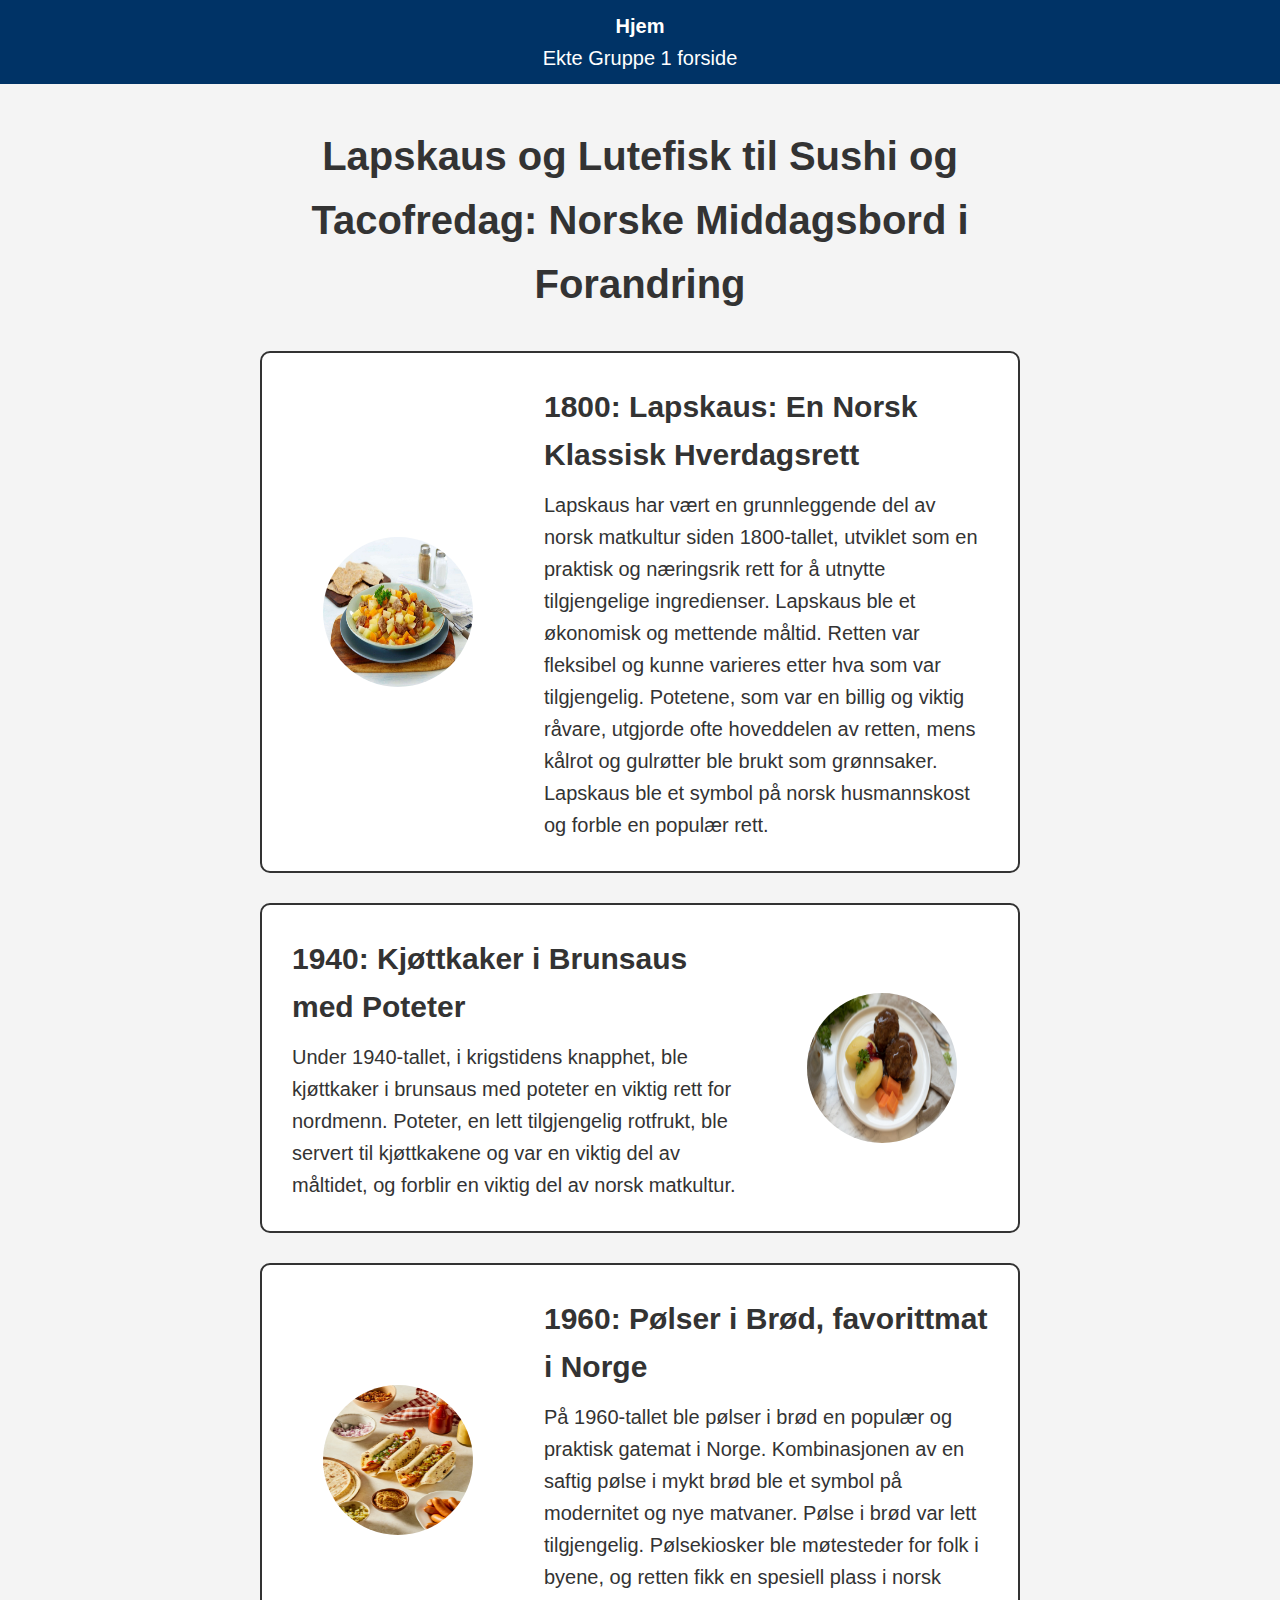
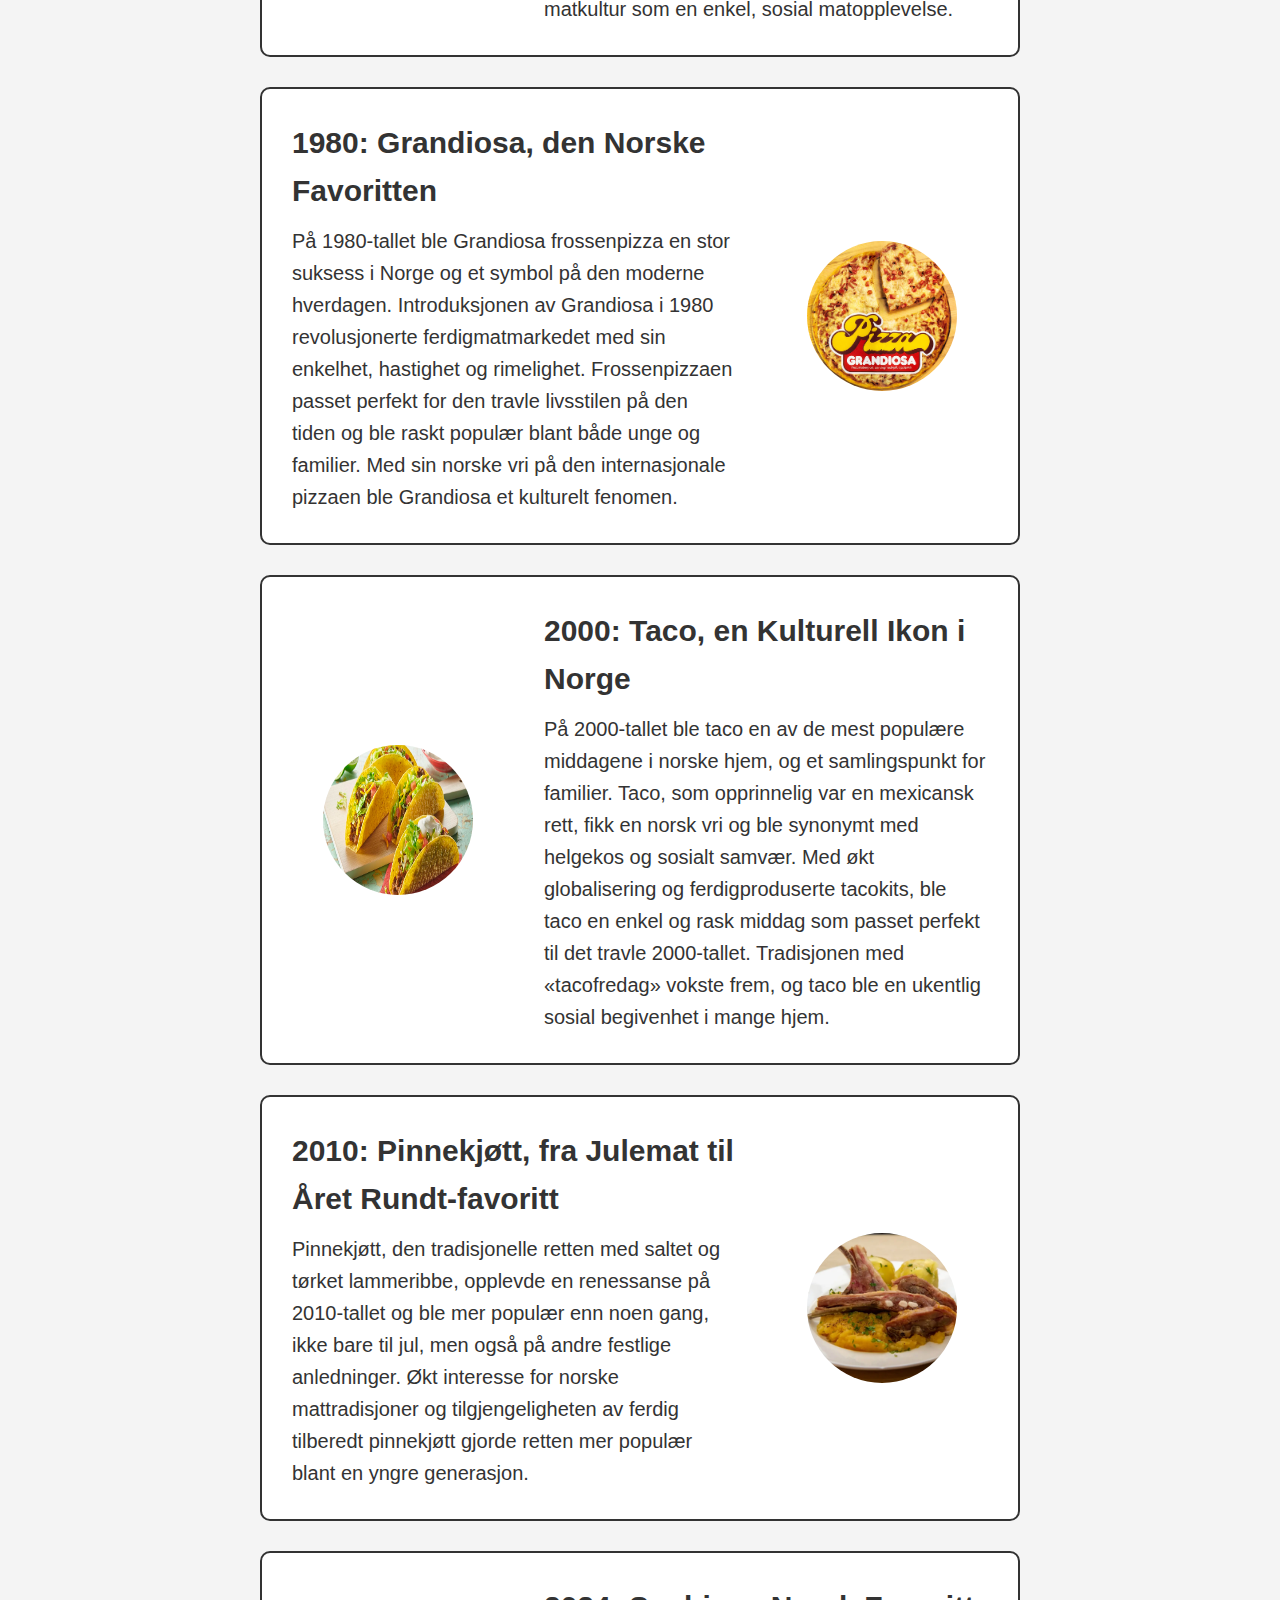
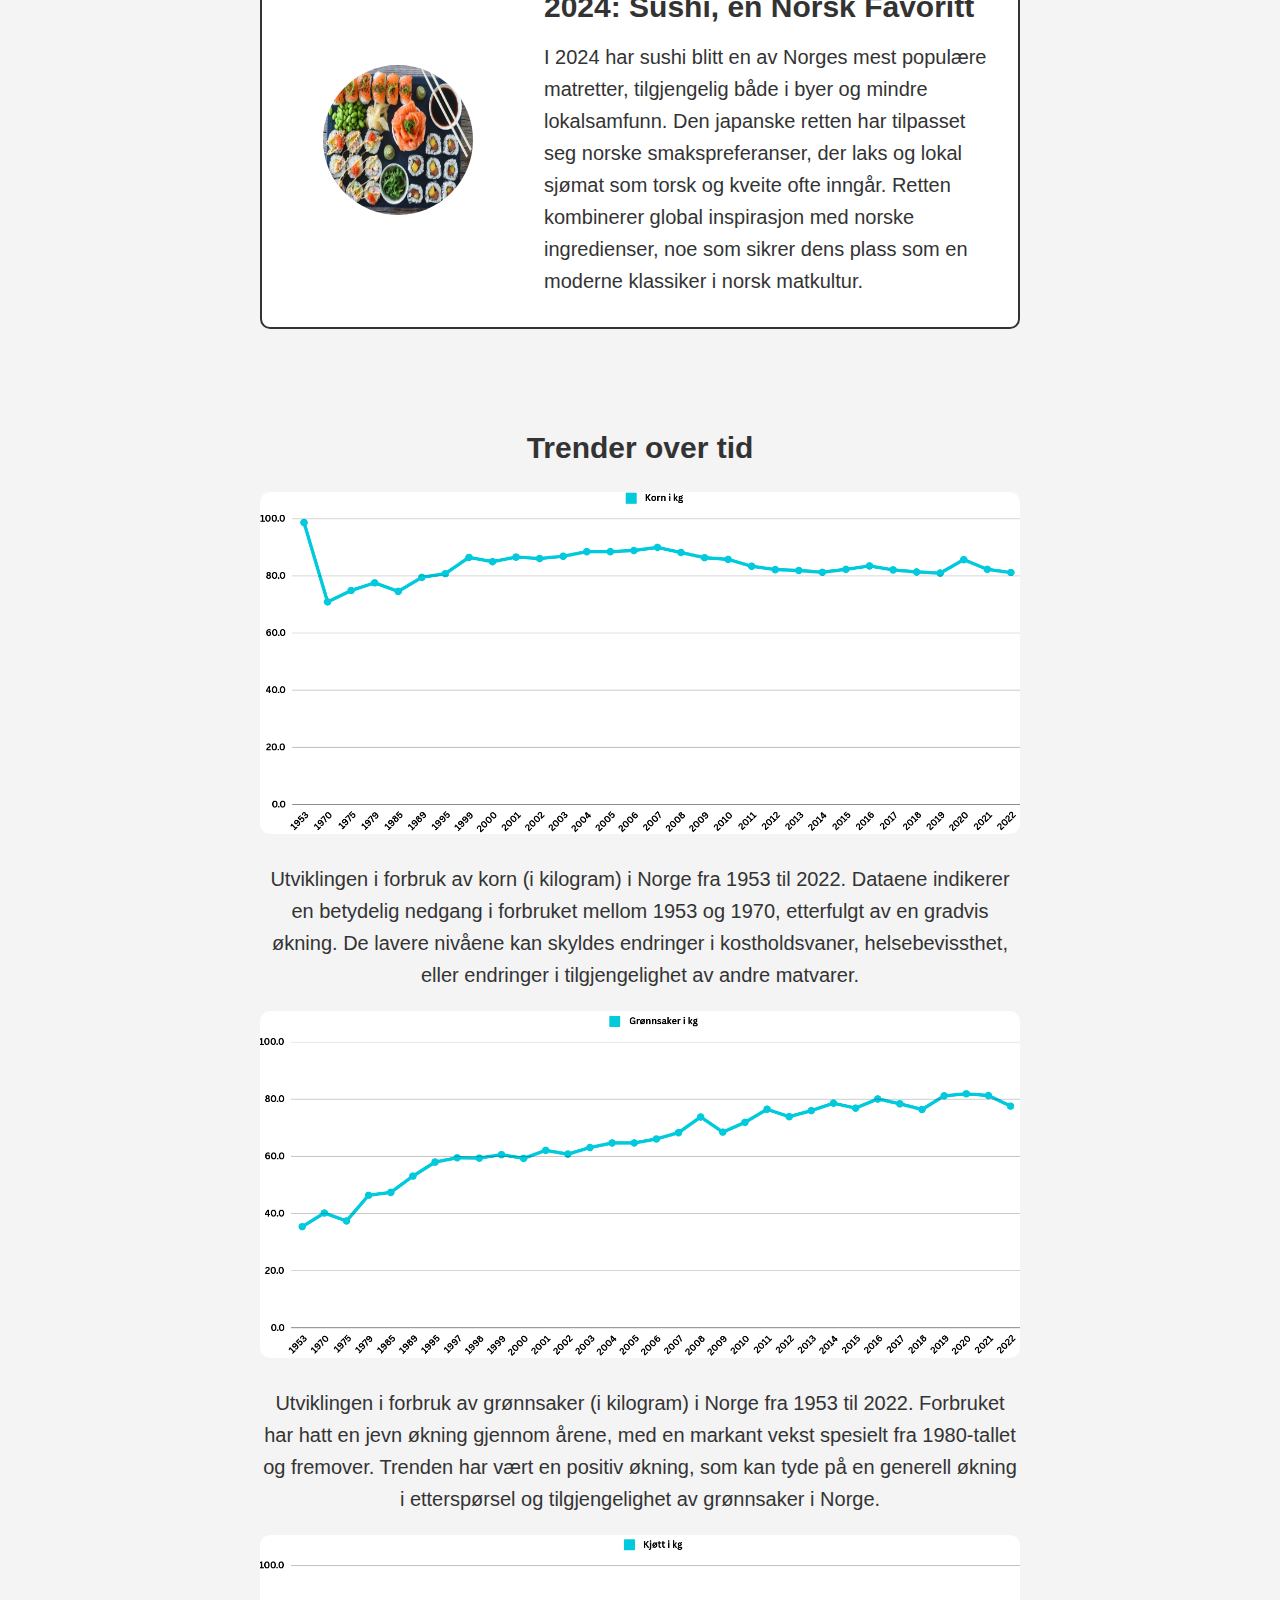
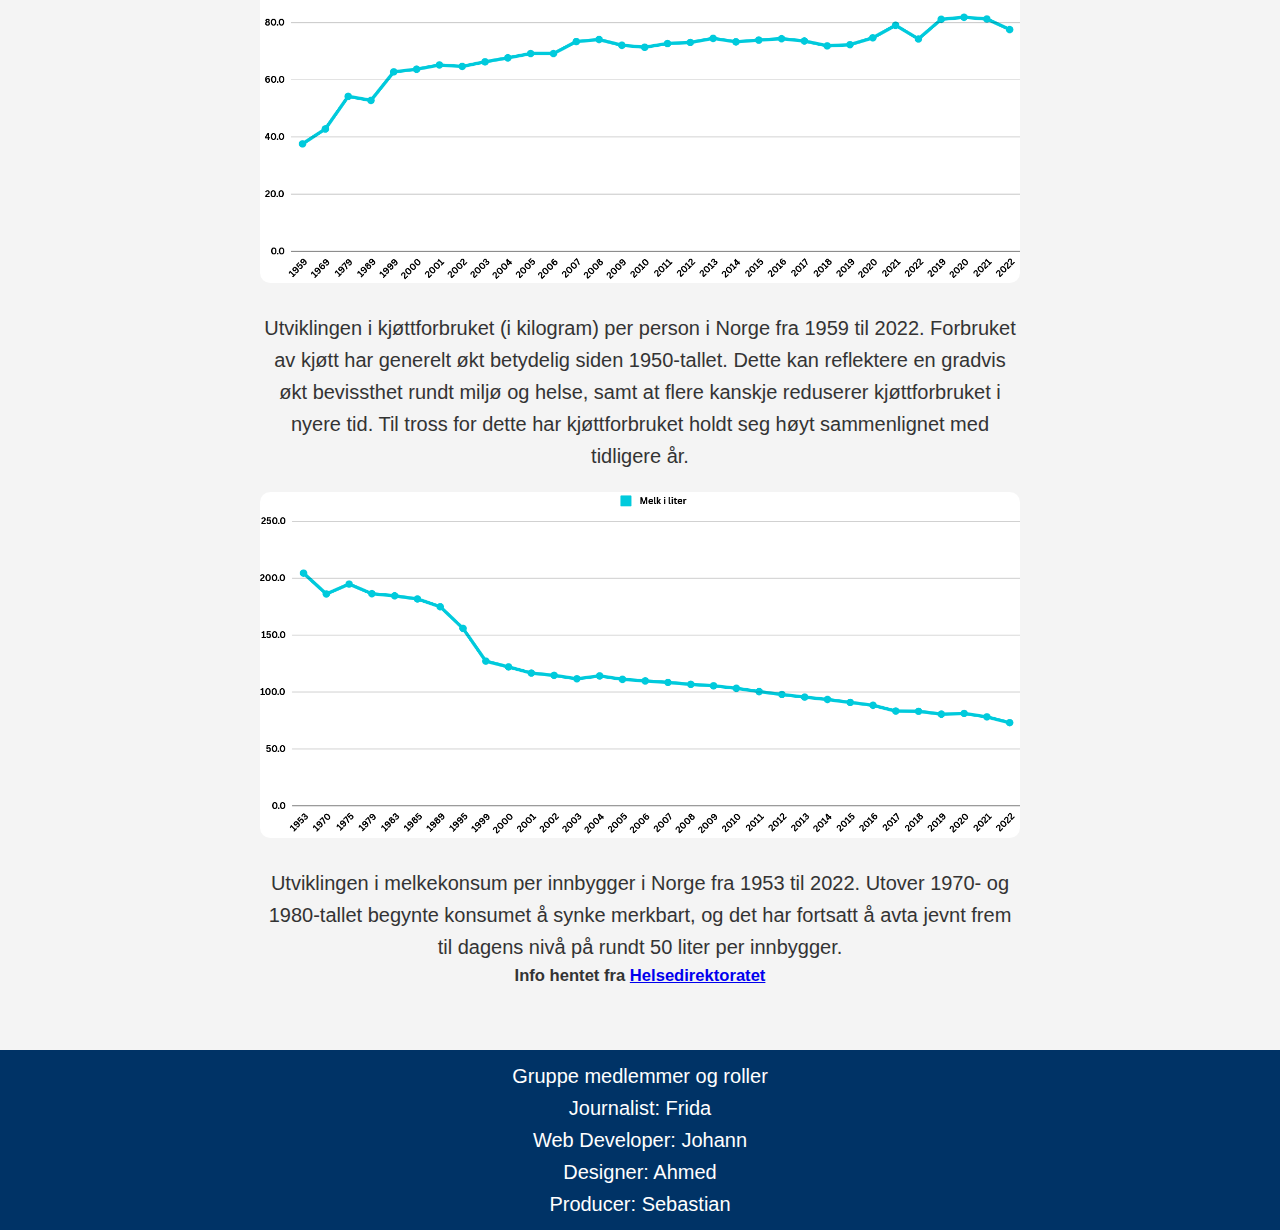
<file: Oblig 4/test1.html>
<!DOCTYPE html>
<html lang="en">
<head>
    <meta charset="UTF-8">
    <meta name="viewport" content="width=device-width, initial-scale=1.0">
    <title>Tidslinje Timeline</title>
    <style>
        /* Basic Reset */
        * {
            margin: 0;
            padding: 0;
            box-sizing: border-box;
        }

        body {
            font-family: Arial, sans-serif;
            margin: 0;
            padding: 0;
            line-height: 1.6;
            background-color: #f4f4f4;
            color: #333;
            overflow-x: hidden;
            font-size: 20px;
            width: 100%;
        }
        header {
            background-color: #003366;
            color: #fff;
            padding: 10px 0;
            text-align: center;
        }

        header a {
            text-decoration: none;
            color: #ffffff;
            font-weight: bold;
        }

        .header-template {
            
            padding: 10px;
            text-align: center;
            text-decoration: none;
            
        }
        .timeline-container {
            max-width: 800px;
            margin: 0 auto;
            padding: 20px;
            display: flex;
            flex-direction: column;
            align-items: center;
        }

        .header {
            font-size: 2em;
            font-weight: bold;
            margin: 20px 0;
            text-align: center;
        }

        .timeline-item {
            width: 100%;
            display: grid;
            grid-template-columns: 2fr 1fr;
            align-items: center;
            background: #ffffff;
            border: 2px solid #333;
            padding: 20px;
            margin: 15px 0;
            border-radius: 10px;
            gap: 20px;
        }

        /* Define grid template areas to alternate layout */
        .timeline-item:nth-child(odd) {
            grid-template-areas: "text image";
        }

        .timeline-item:nth-child(even) {
            grid-template-areas: "image text";
            grid-template-columns: 1fr 2fr;
        }

        .text-section {
            grid-area: text;
            padding: 10px;
            display: flex;
            flex-direction: column;
            justify-content: center;
            min-width: 300px;
        }

        .image-section {
            grid-area: image;
            display: flex;
            justify-content: center;
            align-items: center;
        }

        .year {
            font-size: 1.5em;
            font-weight: bold;
            margin-bottom: 10px;
        }

        .image-section img {
            width: 150px;
            height: 150px;
            border-radius: 50%;
        }

        /* Styling for article-like section */
        .article-section {
            max-width: 800px;
            margin: 40px auto;
            padding: 20px;
            line-height: 1.6;
            font-size: 1em;
            color: #333;
            text-align: center;
        }

        .article-section img {
            max-width: 800px;
            width: 100%; /* Set width similar to top images */
            height: auto;
            margin: 20px auto; /* Center images and add spacing */
            border-radius: 10px; /* Consistent style with timeline items */
        }

        /* Additional content at the bottom */
        .extra-content {
            margin-top: 50px;
            padding: 20px;
            text-align: center;
            background: #e0e0e0;
            border-top: 2px solid #333;
            font-size: 1.2em;
            line-height: 1.6;
        }

        /* Responsive design */
        @media (max-width: 600px) {
            .timeline-item {
                grid-template-columns: 1fr;
                grid-template-areas:
                    "image"
                    "text";
            }
            .text-section {
                min-width: auto;
            }
        }
        footer {
            background-color: #003366;
            color: #fff;
            text-align: center;
            padding: 10px 0;
            margin-top: 20px;
            width: 100%;
        }

        footer p {
            margin: 0;
        }

    </style>
</head>
<body>
    <header class="header-template">
        <a href="../index.html">Hjem</a>
        <p id="groupname">Ekte Gruppe 1 forside</p>
    </header>
    <div class="timeline-container">
        <div class="header">Lapskaus og Lutefisk til Sushi og Tacofredag: Norske Middagsbord i Forandring</div>

        <!-- Timeline item 1 -->
        <div class="timeline-item">
            <div class="text-section">
                <div>
                    <div class="year">1800: Lapskaus: En Norsk Klassisk Hverdagsrett</div>
                    <p>Lapskaus har vært en grunnleggende del av norsk matkultur siden 1800-tallet, utviklet som en praktisk og næringsrik rett for å utnytte tilgjengelige ingredienser. Lapskaus ble et økonomisk og mettende måltid.
                    Retten var fleksibel og kunne varieres etter hva som var tilgjengelig. Potetene, som var en billig og viktig råvare, utgjorde ofte hoveddelen av retten, mens kålrot og gulrøtter ble brukt som grønnsaker. Lapskaus ble et symbol på norsk husmannskost og forble en populær rett.</p>
                </div>
            </div>
            <div class="image-section">
                <img src="image0.jpg" alt="1800">
            </div>
        </div>

        <!-- Timeline item 2 -->
        <div class="timeline-item">
            <div class="image-section">
                <img src="1940.jpg" alt="1940">
            </div>
            <div class="text-section">
                <div>
                    <div class="year">1940: Kjøttkaker i Brunsaus med Poteter</div>
                    <p>Under 1940-tallet, i krigstidens knapphet, ble kjøttkaker i brunsaus med poteter en viktig rett for nordmenn. Poteter, en lett tilgjengelig rotfrukt, ble servert til kjøttkakene og var en viktig del av måltidet, og forblir en viktig del av norsk matkultur.</p>
                </div>
            </div>
        </div>

        <!-- Timeline item 3 -->
        <div class="timeline-item">
            <div class="text-section">
                <div>
                    <div class="year">1960: Pølser i Brød, favorittmat i Norge</div>
                    <p>På 1960-tallet ble pølser i brød en populær og praktisk gatemat i Norge. Kombinasjonen av en saftig pølse i mykt brød ble et symbol på modernitet og nye matvaner. Pølse i brød var lett tilgjengelig. Pølsekiosker ble møtesteder for folk i byene, og retten fikk en spesiell plass i norsk matkultur som en enkel, sosial matopplevelse.</p>
                </div>
            </div>
            <div class="image-section">
                <img src="1960.webp" alt="1960">
            </div>
        </div>

        <!-- Timeline item 4 -->
        <div class="timeline-item">
            <div class="image-section">
                <img src="1980.jpg" alt="1980">
            </div>
            <div class="text-section">
                <div>
                    <div class="year">1980: Grandiosa, den Norske Favoritten</div>
                    <p>På 1980-tallet ble Grandiosa frossenpizza en stor suksess i Norge og et symbol på den moderne hverdagen. Introduksjonen av Grandiosa i 1980 revolusjonerte ferdigmatmarkedet med sin enkelhet, hastighet og rimelighet. Frossenpizzaen passet perfekt for den travle livsstilen på den tiden og ble raskt populær blant både unge og familier. Med sin norske vri på den internasjonale pizzaen ble Grandiosa et kulturelt fenomen.</p>
                </div>
            </div>
        </div>

        <div class="timeline-item">
            <div class="image-section">
                <img src="2000.webp" alt="2000">
            </div>
            <div class="text-section">
                <div>
                    <div class="year">2000: Taco, en Kulturell Ikon i Norge</div>
                    <p>På 2000-tallet ble taco en av de mest populære middagene i norske hjem, og et samlingspunkt for familier. Taco, som opprinnelig var en mexicansk rett, fikk en norsk vri og ble synonymt med helgekos og sosialt samvær. Med økt globalisering og ferdigproduserte tacokits, ble taco en enkel og rask middag som passet perfekt til det travle 2000-tallet. Tradisjonen med «tacofredag» vokste frem, og taco ble en ukentlig sosial begivenhet i mange hjem.</p>
                </div>
            </div>
        </div>

        <div class="timeline-item">
            <div class="image-section">
                <img src="2010.webp" alt="2010">
            </div>
            <div class="text-section">
                <div>
                    <div class="year">2010: Pinnekjøtt, fra Julemat til Året Rundt-favoritt</div>
                    <p>Pinnekjøtt, den tradisjonelle retten med saltet og tørket lammeribbe, opplevde en renessanse på 2010-tallet og ble mer populær enn noen gang, ikke bare til jul, men også på andre festlige anledninger. Økt interesse for norske mattradisjoner og tilgjengeligheten av ferdig tilberedt pinnekjøtt gjorde retten mer populær blant en yngre generasjon.</p>
                </div>
            </div>
        </div>

        <div class="timeline-item">
            <div class="image-section">
                <img src="2024.jpg" alt="2024">
            </div>
            <div class="text-section">
                <div>
                    <div class="year">2024: Sushi, en Norsk Favoritt</div>
                    <p>I 2024 har sushi blitt en av Norges mest populære matretter, tilgjengelig både i byer og mindre lokalsamfunn. Den japanske retten har tilpasset seg norske smakspreferanser, der laks og lokal sjømat som torsk og kveite ofte inngår. Retten kombinerer global inspirasjon med norske ingredienser, noe som sikrer dens plass som en moderne klassiker i norsk matkultur.
                        </p>
                </div>
            </div>
        </div>
    </div>

    <!-- Article-like section with vertically stacked images and text -->
    <div class="article-section">
        <h2>Trender over tid</h2>

        <img src="graf1.png" alt="Sample 1">
        <p>Utviklingen i forbruk av korn (i kilogram) i Norge fra 1953 til 2022. Dataene indikerer en betydelig nedgang i forbruket mellom 1953 og 1970, etterfulgt av en gradvis økning. De lavere nivåene kan skyldes endringer i kostholdsvaner, helsebevissthet, eller endringer i tilgjengelighet av andre matvarer.</p>

        <img src="graf2.png" alt="Sample 2">
        <p>Utviklingen i forbruk av grønnsaker (i kilogram) i Norge fra 1953 til 2022. Forbruket har hatt en jevn økning gjennom årene, med en markant vekst spesielt fra 1980-tallet og fremover. Trenden har vært en positiv økning, som kan tyde på en generell økning i etterspørsel og tilgjengelighet av grønnsaker i Norge.</p>

        <img src="graf3.png" alt="Sample 3">
        <p>Utviklingen i kjøttforbruket (i kilogram) per person i Norge fra 1959 til 2022. Forbruket av kjøtt har generelt økt betydelig siden 1950-tallet. Dette kan reflektere en gradvis økt bevissthet rundt miljø og helse, samt at flere kanskje reduserer kjøttforbruket i nyere tid. Til tross for dette har kjøttforbruket holdt seg høyt sammenlignet med tidligere år.</p>

        <img src="graf4.png" alt="Sample 4">
        <p>Utviklingen i melkekonsum per innbygger i Norge fra 1953 til 2022. Utover 1970- og 1980-tallet begynte konsumet å synke merkbart, og det har fortsatt å avta jevnt frem til dagens nivå på rundt 50 liter per innbygger.</p>
        <h5>Info hentet fra <a href="https://www.helsedirektoratet.no/rapporter/utviklingen-i-norsk-kosthold-2023/matvareforbruk">Helsedirektoratet</a></h5>
    </div>
    <footer>
        <p>Gruppe medlemmer og roller</p>
        <p>Journalist: Frida</p>
        <p>Web Developer: Johann</p>
        <p>Designer: Ahmed</p>
        <p>Producer: Sebastian</p>
    </footer>
</body>
</html>
</file>
<file: template.css>
#root{
    text-decoration: none;
}
body {
    font-family: Arial, sans-serif;
    margin: 0;
    padding: 0;
    line-height: 1.6;
    background-color: #f9f9f9;
    color: #333;
    width: 100%;
}

.header {
    background-color: #003366;
    color: #fff;
    padding: 10px 0;
    text-align: center;
}

.header a {
    text-decoration: none;
    color: #ffffff;
    font-weight: bold;
}

main {
    display: flex;
    flex-direction: column;
    align-items: center;
    width: 100%;
}

/* Sentrer lenkene i artikkelen */
article {
    display: flex;
    flex-direction: column;
    align-items: center;
    width: 80%;
    max-width: 800px;
}

/* Stil for lenker */
article a {
    margin: 10px 0;
    text-decoration: none;
    color: #007bff;
    width: 100%;
    text-align: center;
}

/* Sentrer bilder */
article img {
    width: 80%;
    height: 80%;
    margin: 10px 0;
}

/* Sentrering av footer-innhold */
footer {
    background-color: #003366;
    color: #fff;
    text-align: center;
    padding: 10px 0;
    margin-top: 20px;
    width: 100%;
}

footer p {
    margin: 0;
}
</file>
<file: index/template.css>
#root{
    text-decoration: none;
}
body {
    font-family: Arial, sans-serif;
    margin: 0;
    padding: 0;
    line-height: 1.6;
    background-color: #f9f9f9;
    color: #333;
    width: 100%;
}

.header {
    background-color: #003366;
    color: #fff;
    padding: 10px 0;
    text-align: center;
}

.header a {
    text-decoration: none;
    color: #ffffff;
    font-weight: bold;
}

main {
    display: flex;
    flex-direction: column;
    align-items: center;
    width: 100%;
}

/* Sentrer lenkene i artikkelen */
article {
    display: flex;
    flex-direction: column;
    align-items: center;
    width: 80%;
    max-width: 800px;
}

/* Stil for lenker */
article a {
    margin: 10px 0;
    text-decoration: none;
    color: #007bff;
    width: 100%;
    text-align: center;
}

/* Sentrer bilder */
article img {
    width: 80%;
    height: 80%;
    margin: 10px 0;
}

/* Sentrering av footer-innhold */
footer {
    background-color: #003366;
    color: #fff;
    text-align: center;
    padding: 10px 0;
    margin-top: 20px;
    width: 100%;
}

footer p {
    margin: 0;
}
</file>
<file: css/style.css>
body{
    margin: 0;
    font-family: 'Roboto', sans-serif;
    background-color: #eBecf2;
}


#grid-container{
    display: grid;
    grid-template-areas: "header nav nav nav"
                         "main main main main"
                         "aside aside aside aside"
                         "footer footer footer footer";
    grid-template-columns: 1fr 1fr 1fr 1fr;
    grid-template-rows: auto auto auto auto;
    width: 100%;
    column-gap: 0;
    row-gap: 1rem;
}

#map {
    height: 400px;
    width: 600px;
  }

li {
    list-style: none;
    padding: 1rem;
    float: left;
}

/*Designet av knappene er inspirert av denne tiktoken https://vm.tiktok.com/ZMFd4JrgU/ */
.button {
    background-color: #eBecf2;
    color: black;
    text-decoration: none;
    font-size: 20px;
    padding: 20px;
    border-radius: 9999px;
    box-shadow: -5px -5px 10px rgba(255,255,255,0.8),
    5px 5px 10px rgba(0,0,0,0.25);
}
.button:hover {
    color: green;
    box-shadow: -1px -1px 5px rgba(255, 255, 255, 0.6),
    1px 1px 5px rgba(0, 0, 0, 0.3),
    inset -2px -2px 5px rgba(255, 255, 255, 1),
    inset 2px 2px 4px rgba(0, 0, 0, 0.3);
}

.buttonA {
    background-color: #eBecf2;
    color: black;
    text-decoration: none;
    font-size: 15px;
    padding: 10px;
    border-radius: 9999px;
    box-shadow: -5px -5px 10px rgba(255,255,255,0.8),
    5px 5px 10px rgba(0,0,0,0.25);
}
.buttonA:hover {
    color: green;
    box-shadow: -1px -1px 5px rgba(255, 255, 255, 0.6),
    1px 1px 5px rgba(0, 0, 0, 0.3),
    inset -2px -2px 5px rgba(255, 255, 255, 1),
    inset 2px 2px 4px rgba(0, 0, 0, 0.3);
}

header{
    overflow: auto;
    display: flex;
    flex-wrap: wrap;
    align-items: center;
    justify-content: space-between;
    padding: 0rem;

}


nav{
    grid-area: nav;
    overflow: auto;
    display: flex;
    flex-wrap: wrap;
    align-items: center;
    justify-content: space-around;
    padding: 1rem;
}

main{
    grid-area: main;
    display: flex;
    flex-wrap: wrap;
    flex-direction: row;
    gap: 1rem;
    background-color: #eBecf2;
    padding: 1rem;
}

.table-row {
    display: flex;
    max-width: auto;
  }
  
  .table-cell {
    max-width: 280px;
    max-height: 150px;
    min-height: 50px;
    min-width: 280px;
    text-align: center;
    vertical-align: middle;
    padding: 1em;
    border: 1px solid black;
  }
  

aside{
    grid-area: aside;
    overflow: auto;
    display: flex;
    flex-wrap: wrap;
    align-items: center;
    justify-content: space-around;
    padding: 1rem;
}

img {
    border-radius: 20px;
    width: 60%;
    height: auto;
    align-self: center;

}

main article{
    overflow: auto;
    flex-wrap: wrap;
    flex-direction: column;
    padding: 1rem;
    align-items: center;
    justify-content: space-around;
    background-color: #eBecf2;
    box-shadow: -5px -5px 10px rgba(0, 0, 0, 0.25),
    5px 5px 10px rgba(0,0,0,0.25);
    border-radius: 20px;
}


footer{
    grid-area: footer;
    background-color: #eBecf2;
    color: rgb(0, 0, 0);
    padding: 1rem;
    display: flex;
    align-items: center;
    justify-content: center;
}

@media only screen and (max-width: 1000px) {
    .button {
        font-size: 17px;
        padding: 8px;
    }

    #grid-container{
        display: grid;
        grid-template-areas: "header header header header"
                             "nav nav nav nav"
                             "main main main main"
                             "aside aside aside aside"
                             "footer footer footer footer";
        grid-template-columns: 1fr 1fr 1fr 1fr;
        grid-template-rows: auto auto auto auto;
        width: 100%;
        column-gap: 0;
        row-gap: 1rem;
    }
    
    header{
        grid-column-start: 1;
        grid-column-end: 5;
        overflow: auto;
        display: flex;
        flex-wrap: wrap;
        align-items: center;
        padding: 1rem;
    
    }

    .table-row {
        display: flex;
        max-width: auto;
      }
      
      .table-cell {
        max-width: 68px;
        max-height: 300px;
        min-height: 50px;
        min-width: 68px;
        font-size: 13px;
        text-align: left;
        vertical-align: middle;
        padding: 1em;
        border: 1px solid black;
      }
}

@media only screen and (min-width: 1000px) and (max-width: 1300px) {
    .button {
        font-size: 20px;
        padding: 17px;
    }

    #grid-container{
        display: grid;
        grid-template-areas: "header header header header"
                             "nav nav nav nav"
                             "main main main main"
                             "aside aside aside aside"
                             "footer footer footer footer";
        grid-template-columns: 1fr 1fr 1fr 1fr;
        grid-template-rows: auto auto auto auto;
        width: 100%;
        column-gap: 0;
        row-gap: 1rem;
    }
    
    header{
        grid-column-start: 1;
        grid-column-end: 5;
        overflow: auto;
        display: flex;
        flex-wrap: wrap;
        align-items: center;
        padding: 1rem;
    
    }

    .table-row {
        display: flex;
        max-width: auto;
      }
      
      .table-cell {
        max-width: 250px;
        max-height: 150px;
        min-height: 50px;
        min-width: 250px;
        text-align: center;
        vertical-align: middle;
        padding: 1em;
        border: 1px solid black;
      }
}
</file>
<file: font/css/brands.css>
/*!
 * Font Awesome Free 6.2.0 by @fontawesome - https://fontawesome.com
 * License - https://fontawesome.com/license/free (Icons: CC BY 4.0, Fonts: SIL OFL 1.1, Code: MIT License)
 * Copyright 2022 Fonticons, Inc.
 */
:root, :host {
  --fa-style-family-brands: 'Font Awesome 6 Brands';
  --fa-font-brands: normal 400 1em/1 'Font Awesome 6 Brands'; }

@font-face {
  font-family: 'Font Awesome 6 Brands';
  font-style: normal;
  font-weight: 400;
  font-display: block;
  src: url("../webfonts/fa-brands-400.woff2") format("woff2"), url("../webfonts/fa-brands-400.ttf") format("truetype"); }

.fab,
.fa-brands {
  font-weight: 400; }

.fa-monero:before {
  content: "\f3d0"; }

.fa-hooli:before {
  content: "\f427"; }

.fa-yelp:before {
  content: "\f1e9"; }

.fa-cc-visa:before {
  content: "\f1f0"; }

.fa-lastfm:before {
  content: "\f202"; }

.fa-shopware:before {
  content: "\f5b5"; }

.fa-creative-commons-nc:before {
  content: "\f4e8"; }

.fa-aws:before {
  content: "\f375"; }

.fa-redhat:before {
  content: "\f7bc"; }

.fa-yoast:before {
  content: "\f2b1"; }

.fa-cloudflare:before {
  content: "\e07d"; }

.fa-ups:before {
  content: "\f7e0"; }

.fa-wpexplorer:before {
  content: "\f2de"; }

.fa-dyalog:before {
  content: "\f399"; }

.fa-bity:before {
  content: "\f37a"; }

.fa-stackpath:before {
  content: "\f842"; }

.fa-buysellads:before {
  content: "\f20d"; }

.fa-first-order:before {
  content: "\f2b0"; }

.fa-modx:before {
  content: "\f285"; }

.fa-guilded:before {
  content: "\e07e"; }

.fa-vnv:before {
  content: "\f40b"; }

.fa-square-js:before {
  content: "\f3b9"; }

.fa-js-square:before {
  content: "\f3b9"; }

.fa-microsoft:before {
  content: "\f3ca"; }

.fa-qq:before {
  content: "\f1d6"; }

.fa-orcid:before {
  content: "\f8d2"; }

.fa-java:before {
  content: "\f4e4"; }

.fa-invision:before {
  content: "\f7b0"; }

.fa-creative-commons-pd-alt:before {
  content: "\f4ed"; }

.fa-centercode:before {
  content: "\f380"; }

.fa-glide-g:before {
  content: "\f2a6"; }

.fa-drupal:before {
  content: "\f1a9"; }

.fa-hire-a-helper:before {
  content: "\f3b0"; }

.fa-creative-commons-by:before {
  content: "\f4e7"; }

.fa-unity:before {
  content: "\e049"; }

.fa-whmcs:before {
  content: "\f40d"; }

.fa-rocketchat:before {
  content: "\f3e8"; }

.fa-vk:before {
  content: "\f189"; }

.fa-untappd:before {
  content: "\f405"; }

.fa-mailchimp:before {
  content: "\f59e"; }

.fa-css3-alt:before {
  content: "\f38b"; }

.fa-square-reddit:before {
  content: "\f1a2"; }

.fa-reddit-square:before {
  content: "\f1a2"; }

.fa-vimeo-v:before {
  content: "\f27d"; }

.fa-contao:before {
  content: "\f26d"; }

.fa-square-font-awesome:before {
  content: "\e5ad"; }

.fa-deskpro:before {
  content: "\f38f"; }

.fa-sistrix:before {
  content: "\f3ee"; }

.fa-square-instagram:before {
  content: "\e055"; }

.fa-instagram-square:before {
  content: "\e055"; }

.fa-battle-net:before {
  content: "\f835"; }

.fa-the-red-yeti:before {
  content: "\f69d"; }

.fa-square-hacker-news:before {
  content: "\f3af"; }

.fa-hacker-news-square:before {
  content: "\f3af"; }

.fa-edge:before {
  content: "\f282"; }

.fa-napster:before {
  content: "\f3d2"; }

.fa-square-snapchat:before {
  content: "\f2ad"; }

.fa-snapchat-square:before {
  content: "\f2ad"; }

.fa-google-plus-g:before {
  content: "\f0d5"; }

.fa-artstation:before {
  content: "\f77a"; }

.fa-markdown:before {
  content: "\f60f"; }

.fa-sourcetree:before {
  content: "\f7d3"; }

.fa-google-plus:before {
  content: "\f2b3"; }

.fa-diaspora:before {
  content: "\f791"; }

.fa-foursquare:before {
  content: "\f180"; }

.fa-stack-overflow:before {
  content: "\f16c"; }

.fa-github-alt:before {
  content: "\f113"; }

.fa-phoenix-squadron:before {
  content: "\f511"; }

.fa-pagelines:before {
  content: "\f18c"; }

.fa-algolia:before {
  content: "\f36c"; }

.fa-red-river:before {
  content: "\f3e3"; }

.fa-creative-commons-sa:before {
  content: "\f4ef"; }

.fa-safari:before {
  content: "\f267"; }

.fa-google:before {
  content: "\f1a0"; }

.fa-square-font-awesome-stroke:before {
  content: "\f35c"; }

.fa-font-awesome-alt:before {
  content: "\f35c"; }

.fa-atlassian:before {
  content: "\f77b"; }

.fa-linkedin-in:before {
  content: "\f0e1"; }

.fa-digital-ocean:before {
  content: "\f391"; }

.fa-nimblr:before {
  content: "\f5a8"; }

.fa-chromecast:before {
  content: "\f838"; }

.fa-evernote:before {
  content: "\f839"; }

.fa-hacker-news:before {
  content: "\f1d4"; }

.fa-creative-commons-sampling:before {
  content: "\f4f0"; }

.fa-adversal:before {
  content: "\f36a"; }

.fa-creative-commons:before {
  content: "\f25e"; }

.fa-watchman-monitoring:before {
  content: "\e087"; }

.fa-fonticons:before {
  content: "\f280"; }

.fa-weixin:before {
  content: "\f1d7"; }

.fa-shirtsinbulk:before {
  content: "\f214"; }

.fa-codepen:before {
  content: "\f1cb"; }

.fa-git-alt:before {
  content: "\f841"; }

.fa-lyft:before {
  content: "\f3c3"; }

.fa-rev:before {
  content: "\f5b2"; }

.fa-windows:before {
  content: "\f17a"; }

.fa-wizards-of-the-coast:before {
  content: "\f730"; }

.fa-square-viadeo:before {
  content: "\f2aa"; }

.fa-viadeo-square:before {
  content: "\f2aa"; }

.fa-meetup:before {
  content: "\f2e0"; }

.fa-centos:before {
  content: "\f789"; }

.fa-adn:before {
  content: "\f170"; }

.fa-cloudsmith:before {
  content: "\f384"; }

.fa-pied-piper-alt:before {
  content: "\f1a8"; }

.fa-square-dribbble:before {
  content: "\f397"; }

.fa-dribbble-square:before {
  content: "\f397"; }

.fa-codiepie:before {
  content: "\f284"; }

.fa-node:before {
  content: "\f419"; }

.fa-mix:before {
  content: "\f3cb"; }

.fa-steam:before {
  content: "\f1b6"; }

.fa-cc-apple-pay:before {
  content: "\f416"; }

.fa-scribd:before {
  content: "\f28a"; }

.fa-openid:before {
  content: "\f19b"; }

.fa-instalod:before {
  content: "\e081"; }

.fa-expeditedssl:before {
  content: "\f23e"; }

.fa-sellcast:before {
  content: "\f2da"; }

.fa-square-twitter:before {
  content: "\f081"; }

.fa-twitter-square:before {
  content: "\f081"; }

.fa-r-project:before {
  content: "\f4f7"; }

.fa-delicious:before {
  content: "\f1a5"; }

.fa-freebsd:before {
  content: "\f3a4"; }

.fa-vuejs:before {
  content: "\f41f"; }

.fa-accusoft:before {
  content: "\f369"; }

.fa-ioxhost:before {
  content: "\f208"; }

.fa-fonticons-fi:before {
  content: "\f3a2"; }

.fa-app-store:before {
  content: "\f36f"; }

.fa-cc-mastercard:before {
  content: "\f1f1"; }

.fa-itunes-note:before {
  content: "\f3b5"; }

.fa-golang:before {
  content: "\e40f"; }

.fa-kickstarter:before {
  content: "\f3bb"; }

.fa-grav:before {
  content: "\f2d6"; }

.fa-weibo:before {
  content: "\f18a"; }

.fa-uncharted:before {
  content: "\e084"; }

.fa-firstdraft:before {
  content: "\f3a1"; }

.fa-square-youtube:before {
  content: "\f431"; }

.fa-youtube-square:before {
  content: "\f431"; }

.fa-wikipedia-w:before {
  content: "\f266"; }

.fa-wpressr:before {
  content: "\f3e4"; }

.fa-rendact:before {
  content: "\f3e4"; }

.fa-angellist:before {
  content: "\f209"; }

.fa-galactic-republic:before {
  content: "\f50c"; }

.fa-nfc-directional:before {
  content: "\e530"; }

.fa-skype:before {
  content: "\f17e"; }

.fa-joget:before {
  content: "\f3b7"; }

.fa-fedora:before {
  content: "\f798"; }

.fa-stripe-s:before {
  content: "\f42a"; }

.fa-meta:before {
  content: "\e49b"; }

.fa-laravel:before {
  content: "\f3bd"; }

.fa-hotjar:before {
  content: "\f3b1"; }

.fa-bluetooth-b:before {
  content: "\f294"; }

.fa-sticker-mule:before {
  content: "\f3f7"; }

.fa-creative-commons-zero:before {
  content: "\f4f3"; }

.fa-hips:before {
  content: "\f452"; }

.fa-behance:before {
  content: "\f1b4"; }

.fa-reddit:before {
  content: "\f1a1"; }

.fa-discord:before {
  content: "\f392"; }

.fa-chrome:before {
  content: "\f268"; }

.fa-app-store-ios:before {
  content: "\f370"; }

.fa-cc-discover:before {
  content: "\f1f2"; }

.fa-wpbeginner:before {
  content: "\f297"; }

.fa-confluence:before {
  content: "\f78d"; }

.fa-mdb:before {
  content: "\f8ca"; }

.fa-dochub:before {
  content: "\f394"; }

.fa-accessible-icon:before {
  content: "\f368"; }

.fa-ebay:before {
  content: "\f4f4"; }

.fa-amazon:before {
  content: "\f270"; }

.fa-unsplash:before {
  content: "\e07c"; }

.fa-yarn:before {
  content: "\f7e3"; }

.fa-square-steam:before {
  content: "\f1b7"; }

.fa-steam-square:before {
  content: "\f1b7"; }

.fa-500px:before {
  content: "\f26e"; }

.fa-square-vimeo:before {
  content: "\f194"; }

.fa-vimeo-square:before {
  content: "\f194"; }

.fa-asymmetrik:before {
  content: "\f372"; }

.fa-font-awesome:before {
  content: "\f2b4"; }

.fa-font-awesome-flag:before {
  content: "\f2b4"; }

.fa-font-awesome-logo-full:before {
  content: "\f2b4"; }

.fa-gratipay:before {
  content: "\f184"; }

.fa-apple:before {
  content: "\f179"; }

.fa-hive:before {
  content: "\e07f"; }

.fa-gitkraken:before {
  content: "\f3a6"; }

.fa-keybase:before {
  content: "\f4f5"; }

.fa-apple-pay:before {
  content: "\f415"; }

.fa-padlet:before {
  content: "\e4a0"; }

.fa-amazon-pay:before {
  content: "\f42c"; }

.fa-square-github:before {
  content: "\f092"; }

.fa-github-square:before {
  content: "\f092"; }

.fa-stumbleupon:before {
  content: "\f1a4"; }

.fa-fedex:before {
  content: "\f797"; }

.fa-phoenix-framework:before {
  content: "\f3dc"; }

.fa-shopify:before {
  content: "\e057"; }

.fa-neos:before {
  content: "\f612"; }

.fa-hackerrank:before {
  content: "\f5f7"; }

.fa-researchgate:before {
  content: "\f4f8"; }

.fa-swift:before {
  content: "\f8e1"; }

.fa-angular:before {
  content: "\f420"; }

.fa-speakap:before {
  content: "\f3f3"; }

.fa-angrycreative:before {
  content: "\f36e"; }

.fa-y-combinator:before {
  content: "\f23b"; }

.fa-empire:before {
  content: "\f1d1"; }

.fa-envira:before {
  content: "\f299"; }

.fa-square-gitlab:before {
  content: "\e5ae"; }

.fa-gitlab-square:before {
  content: "\e5ae"; }

.fa-studiovinari:before {
  content: "\f3f8"; }

.fa-pied-piper:before {
  content: "\f2ae"; }

.fa-wordpress:before {
  content: "\f19a"; }

.fa-product-hunt:before {
  content: "\f288"; }

.fa-firefox:before {
  content: "\f269"; }

.fa-linode:before {
  content: "\f2b8"; }

.fa-goodreads:before {
  content: "\f3a8"; }

.fa-square-odnoklassniki:before {
  content: "\f264"; }

.fa-odnoklassniki-square:before {
  content: "\f264"; }

.fa-jsfiddle:before {
  content: "\f1cc"; }

.fa-sith:before {
  content: "\f512"; }

.fa-themeisle:before {
  content: "\f2b2"; }

.fa-page4:before {
  content: "\f3d7"; }

.fa-hashnode:before {
  content: "\e499"; }

.fa-react:before {
  content: "\f41b"; }

.fa-cc-paypal:before {
  content: "\f1f4"; }

.fa-squarespace:before {
  content: "\f5be"; }

.fa-cc-stripe:before {
  content: "\f1f5"; }

.fa-creative-commons-share:before {
  content: "\f4f2"; }

.fa-bitcoin:before {
  content: "\f379"; }

.fa-keycdn:before {
  content: "\f3ba"; }

.fa-opera:before {
  content: "\f26a"; }

.fa-itch-io:before {
  content: "\f83a"; }

.fa-umbraco:before {
  content: "\f8e8"; }

.fa-galactic-senate:before {
  content: "\f50d"; }

.fa-ubuntu:before {
  content: "\f7df"; }

.fa-draft2digital:before {
  content: "\f396"; }

.fa-stripe:before {
  content: "\f429"; }

.fa-houzz:before {
  content: "\f27c"; }

.fa-gg:before {
  content: "\f260"; }

.fa-dhl:before {
  content: "\f790"; }

.fa-square-pinterest:before {
  content: "\f0d3"; }

.fa-pinterest-square:before {
  content: "\f0d3"; }

.fa-xing:before {
  content: "\f168"; }

.fa-blackberry:before {
  content: "\f37b"; }

.fa-creative-commons-pd:before {
  content: "\f4ec"; }

.fa-playstation:before {
  content: "\f3df"; }

.fa-quinscape:before {
  content: "\f459"; }

.fa-less:before {
  content: "\f41d"; }

.fa-blogger-b:before {
  content: "\f37d"; }

.fa-opencart:before {
  content: "\f23d"; }

.fa-vine:before {
  content: "\f1ca"; }

.fa-paypal:before {
  content: "\f1ed"; }

.fa-gitlab:before {
  content: "\f296"; }

.fa-typo3:before {
  content: "\f42b"; }

.fa-reddit-alien:before {
  content: "\f281"; }

.fa-yahoo:before {
  content: "\f19e"; }

.fa-dailymotion:before {
  content: "\e052"; }

.fa-affiliatetheme:before {
  content: "\f36b"; }

.fa-pied-piper-pp:before {
  content: "\f1a7"; }

.fa-bootstrap:before {
  content: "\f836"; }

.fa-odnoklassniki:before {
  content: "\f263"; }

.fa-nfc-symbol:before {
  content: "\e531"; }

.fa-ethereum:before {
  content: "\f42e"; }

.fa-speaker-deck:before {
  content: "\f83c"; }

.fa-creative-commons-nc-eu:before {
  content: "\f4e9"; }

.fa-patreon:before {
  content: "\f3d9"; }

.fa-avianex:before {
  content: "\f374"; }

.fa-ello:before {
  content: "\f5f1"; }

.fa-gofore:before {
  content: "\f3a7"; }

.fa-bimobject:before {
  content: "\f378"; }

.fa-facebook-f:before {
  content: "\f39e"; }

.fa-square-google-plus:before {
  content: "\f0d4"; }

.fa-google-plus-square:before {
  content: "\f0d4"; }

.fa-mandalorian:before {
  content: "\f50f"; }

.fa-first-order-alt:before {
  content: "\f50a"; }

.fa-osi:before {
  content: "\f41a"; }

.fa-google-wallet:before {
  content: "\f1ee"; }

.fa-d-and-d-beyond:before {
  content: "\f6ca"; }

.fa-periscope:before {
  content: "\f3da"; }

.fa-fulcrum:before {
  content: "\f50b"; }

.fa-cloudscale:before {
  content: "\f383"; }

.fa-forumbee:before {
  content: "\f211"; }

.fa-mizuni:before {
  content: "\f3cc"; }

.fa-schlix:before {
  content: "\f3ea"; }

.fa-square-xing:before {
  content: "\f169"; }

.fa-xing-square:before {
  content: "\f169"; }

.fa-bandcamp:before {
  content: "\f2d5"; }

.fa-wpforms:before {
  content: "\f298"; }

.fa-cloudversify:before {
  content: "\f385"; }

.fa-usps:before {
  content: "\f7e1"; }

.fa-megaport:before {
  content: "\f5a3"; }

.fa-magento:before {
  content: "\f3c4"; }

.fa-spotify:before {
  content: "\f1bc"; }

.fa-optin-monster:before {
  content: "\f23c"; }

.fa-fly:before {
  content: "\f417"; }

.fa-aviato:before {
  content: "\f421"; }

.fa-itunes:before {
  content: "\f3b4"; }

.fa-cuttlefish:before {
  content: "\f38c"; }

.fa-blogger:before {
  content: "\f37c"; }

.fa-flickr:before {
  content: "\f16e"; }

.fa-viber:before {
  content: "\f409"; }

.fa-soundcloud:before {
  content: "\f1be"; }

.fa-digg:before {
  content: "\f1a6"; }

.fa-tencent-weibo:before {
  content: "\f1d5"; }

.fa-symfony:before {
  content: "\f83d"; }

.fa-maxcdn:before {
  content: "\f136"; }

.fa-etsy:before {
  content: "\f2d7"; }

.fa-facebook-messenger:before {
  content: "\f39f"; }

.fa-audible:before {
  content: "\f373"; }

.fa-think-peaks:before {
  content: "\f731"; }

.fa-bilibili:before {
  content: "\e3d9"; }

.fa-erlang:before {
  content: "\f39d"; }

.fa-cotton-bureau:before {
  content: "\f89e"; }

.fa-dashcube:before {
  content: "\f210"; }

.fa-42-group:before {
  content: "\e080"; }

.fa-innosoft:before {
  content: "\e080"; }

.fa-stack-exchange:before {
  content: "\f18d"; }

.fa-elementor:before {
  content: "\f430"; }

.fa-square-pied-piper:before {
  content: "\e01e"; }

.fa-pied-piper-square:before {
  content: "\e01e"; }

.fa-creative-commons-nd:before {
  content: "\f4eb"; }

.fa-palfed:before {
  content: "\f3d8"; }

.fa-superpowers:before {
  content: "\f2dd"; }

.fa-resolving:before {
  content: "\f3e7"; }

.fa-xbox:before {
  content: "\f412"; }

.fa-searchengin:before {
  content: "\f3eb"; }

.fa-tiktok:before {
  content: "\e07b"; }

.fa-square-facebook:before {
  content: "\f082"; }

.fa-facebook-square:before {
  content: "\f082"; }

.fa-renren:before {
  content: "\f18b"; }

.fa-linux:before {
  content: "\f17c"; }

.fa-glide:before {
  content: "\f2a5"; }

.fa-linkedin:before {
  content: "\f08c"; }

.fa-hubspot:before {
  content: "\f3b2"; }

.fa-deploydog:before {
  content: "\f38e"; }

.fa-twitch:before {
  content: "\f1e8"; }

.fa-ravelry:before {
  content: "\f2d9"; }

.fa-mixer:before {
  content: "\e056"; }

.fa-square-lastfm:before {
  content: "\f203"; }

.fa-lastfm-square:before {
  content: "\f203"; }

.fa-vimeo:before {
  content: "\f40a"; }

.fa-mendeley:before {
  content: "\f7b3"; }

.fa-uniregistry:before {
  content: "\f404"; }

.fa-figma:before {
  content: "\f799"; }

.fa-creative-commons-remix:before {
  content: "\f4ee"; }

.fa-cc-amazon-pay:before {
  content: "\f42d"; }

.fa-dropbox:before {
  content: "\f16b"; }

.fa-instagram:before {
  content: "\f16d"; }

.fa-cmplid:before {
  content: "\e360"; }

.fa-facebook:before {
  content: "\f09a"; }

.fa-gripfire:before {
  content: "\f3ac"; }

.fa-jedi-order:before {
  content: "\f50e"; }

.fa-uikit:before {
  content: "\f403"; }

.fa-fort-awesome-alt:before {
  content: "\f3a3"; }

.fa-phabricator:before {
  content: "\f3db"; }

.fa-ussunnah:before {
  content: "\f407"; }

.fa-earlybirds:before {
  content: "\f39a"; }

.fa-trade-federation:before {
  content: "\f513"; }

.fa-autoprefixer:before {
  content: "\f41c"; }

.fa-whatsapp:before {
  content: "\f232"; }

.fa-slideshare:before {
  content: "\f1e7"; }

.fa-google-play:before {
  content: "\f3ab"; }

.fa-viadeo:before {
  content: "\f2a9"; }

.fa-line:before {
  content: "\f3c0"; }

.fa-google-drive:before {
  content: "\f3aa"; }

.fa-servicestack:before {
  content: "\f3ec"; }

.fa-simplybuilt:before {
  content: "\f215"; }

.fa-bitbucket:before {
  content: "\f171"; }

.fa-imdb:before {
  content: "\f2d8"; }

.fa-deezer:before {
  content: "\e077"; }

.fa-raspberry-pi:before {
  content: "\f7bb"; }

.fa-jira:before {
  content: "\f7b1"; }

.fa-docker:before {
  content: "\f395"; }

.fa-screenpal:before {
  content: "\e570"; }

.fa-bluetooth:before {
  content: "\f293"; }

.fa-gitter:before {
  content: "\f426"; }

.fa-d-and-d:before {
  content: "\f38d"; }

.fa-microblog:before {
  content: "\e01a"; }

.fa-cc-diners-club:before {
  content: "\f24c"; }

.fa-gg-circle:before {
  content: "\f261"; }

.fa-pied-piper-hat:before {
  content: "\f4e5"; }

.fa-kickstarter-k:before {
  content: "\f3bc"; }

.fa-yandex:before {
  content: "\f413"; }

.fa-readme:before {
  content: "\f4d5"; }

.fa-html5:before {
  content: "\f13b"; }

.fa-sellsy:before {
  content: "\f213"; }

.fa-sass:before {
  content: "\f41e"; }

.fa-wirsindhandwerk:before {
  content: "\e2d0"; }

.fa-wsh:before {
  content: "\e2d0"; }

.fa-buromobelexperte:before {
  content: "\f37f"; }

.fa-salesforce:before {
  content: "\f83b"; }

.fa-octopus-deploy:before {
  content: "\e082"; }

.fa-medapps:before {
  content: "\f3c6"; }

.fa-ns8:before {
  content: "\f3d5"; }

.fa-pinterest-p:before {
  content: "\f231"; }

.fa-apper:before {
  content: "\f371"; }

.fa-fort-awesome:before {
  content: "\f286"; }

.fa-waze:before {
  content: "\f83f"; }

.fa-cc-jcb:before {
  content: "\f24b"; }

.fa-snapchat:before {
  content: "\f2ab"; }

.fa-snapchat-ghost:before {
  content: "\f2ab"; }

.fa-fantasy-flight-games:before {
  content: "\f6dc"; }

.fa-rust:before {
  content: "\e07a"; }

.fa-wix:before {
  content: "\f5cf"; }

.fa-square-behance:before {
  content: "\f1b5"; }

.fa-behance-square:before {
  content: "\f1b5"; }

.fa-supple:before {
  content: "\f3f9"; }

.fa-rebel:before {
  content: "\f1d0"; }

.fa-css3:before {
  content: "\f13c"; }

.fa-staylinked:before {
  content: "\f3f5"; }

.fa-kaggle:before {
  content: "\f5fa"; }

.fa-space-awesome:before {
  content: "\e5ac"; }

.fa-deviantart:before {
  content: "\f1bd"; }

.fa-cpanel:before {
  content: "\f388"; }

.fa-goodreads-g:before {
  content: "\f3a9"; }

.fa-square-git:before {
  content: "\f1d2"; }

.fa-git-square:before {
  content: "\f1d2"; }

.fa-square-tumblr:before {
  content: "\f174"; }

.fa-tumblr-square:before {
  content: "\f174"; }

.fa-trello:before {
  content: "\f181"; }

.fa-creative-commons-nc-jp:before {
  content: "\f4ea"; }

.fa-get-pocket:before {
  content: "\f265"; }

.fa-perbyte:before {
  content: "\e083"; }

.fa-grunt:before {
  content: "\f3ad"; }

.fa-weebly:before {
  content: "\f5cc"; }

.fa-connectdevelop:before {
  content: "\f20e"; }

.fa-leanpub:before {
  content: "\f212"; }

.fa-black-tie:before {
  content: "\f27e"; }

.fa-themeco:before {
  content: "\f5c6"; }

.fa-python:before {
  content: "\f3e2"; }

.fa-android:before {
  content: "\f17b"; }

.fa-bots:before {
  content: "\e340"; }

.fa-free-code-camp:before {
  content: "\f2c5"; }

.fa-hornbill:before {
  content: "\f592"; }

.fa-js:before {
  content: "\f3b8"; }

.fa-ideal:before {
  content: "\e013"; }

.fa-git:before {
  content: "\f1d3"; }

.fa-dev:before {
  content: "\f6cc"; }

.fa-sketch:before {
  content: "\f7c6"; }

.fa-yandex-international:before {
  content: "\f414"; }

.fa-cc-amex:before {
  content: "\f1f3"; }

.fa-uber:before {
  content: "\f402"; }

.fa-github:before {
  content: "\f09b"; }

.fa-php:before {
  content: "\f457"; }

.fa-alipay:before {
  content: "\f642"; }

.fa-youtube:before {
  content: "\f167"; }

.fa-skyatlas:before {
  content: "\f216"; }

.fa-firefox-browser:before {
  content: "\e007"; }

.fa-replyd:before {
  content: "\f3e6"; }

.fa-suse:before {
  content: "\f7d6"; }

.fa-jenkins:before {
  content: "\f3b6"; }

.fa-twitter:before {
  content: "\f099"; }

.fa-rockrms:before {
  content: "\f3e9"; }

.fa-pinterest:before {
  content: "\f0d2"; }

.fa-buffer:before {
  content: "\f837"; }

.fa-npm:before {
  content: "\f3d4"; }

.fa-yammer:before {
  content: "\f840"; }

.fa-btc:before {
  content: "\f15a"; }

.fa-dribbble:before {
  content: "\f17d"; }

.fa-stumbleupon-circle:before {
  content: "\f1a3"; }

.fa-internet-explorer:before {
  content: "\f26b"; }

.fa-telegram:before {
  content: "\f2c6"; }

.fa-telegram-plane:before {
  content: "\f2c6"; }

.fa-old-republic:before {
  content: "\f510"; }

.fa-square-whatsapp:before {
  content: "\f40c"; }

.fa-whatsapp-square:before {
  content: "\f40c"; }

.fa-node-js:before {
  content: "\f3d3"; }

.fa-edge-legacy:before {
  content: "\e078"; }

.fa-slack:before {
  content: "\f198"; }

.fa-slack-hash:before {
  content: "\f198"; }

.fa-medrt:before {
  content: "\f3c8"; }

.fa-usb:before {
  content: "\f287"; }

.fa-tumblr:before {
  content: "\f173"; }

.fa-vaadin:before {
  content: "\f408"; }

.fa-quora:before {
  content: "\f2c4"; }

.fa-reacteurope:before {
  content: "\f75d"; }

.fa-medium:before {
  content: "\f23a"; }

.fa-medium-m:before {
  content: "\f23a"; }

.fa-amilia:before {
  content: "\f36d"; }

.fa-mixcloud:before {
  content: "\f289"; }

.fa-flipboard:before {
  content: "\f44d"; }

.fa-viacoin:before {
  content: "\f237"; }

.fa-critical-role:before {
  content: "\f6c9"; }

.fa-sitrox:before {
  content: "\e44a"; }

.fa-discourse:before {
  content: "\f393"; }

.fa-joomla:before {
  content: "\f1aa"; }

.fa-mastodon:before {
  content: "\f4f6"; }

.fa-airbnb:before {
  content: "\f834"; }

.fa-wolf-pack-battalion:before {
  content: "\f514"; }

.fa-buy-n-large:before {
  content: "\f8a6"; }

.fa-gulp:before {
  content: "\f3ae"; }

.fa-creative-commons-sampling-plus:before {
  content: "\f4f1"; }

.fa-strava:before {
  content: "\f428"; }

.fa-ember:before {
  content: "\f423"; }

.fa-canadian-maple-leaf:before {
  content: "\f785"; }

.fa-teamspeak:before {
  content: "\f4f9"; }

.fa-pushed:before {
  content: "\f3e1"; }

.fa-wordpress-simple:before {
  content: "\f411"; }

.fa-nutritionix:before {
  content: "\f3d6"; }

.fa-wodu:before {
  content: "\e088"; }

.fa-google-pay:before {
  content: "\e079"; }

.fa-intercom:before {
  content: "\f7af"; }

.fa-zhihu:before {
  content: "\f63f"; }

.fa-korvue:before {
  content: "\f42f"; }

.fa-pix:before {
  content: "\e43a"; }

.fa-steam-symbol:before {
  content: "\f3f6"; }
</file>
<file: font/css/solid.css>
/*!
 * Font Awesome Free 6.2.0 by @fontawesome - https://fontawesome.com
 * License - https://fontawesome.com/license/free (Icons: CC BY 4.0, Fonts: SIL OFL 1.1, Code: MIT License)
 * Copyright 2022 Fonticons, Inc.
 */
:root, :host {
  --fa-style-family-classic: 'Font Awesome 6 Free';
  --fa-font-solid: normal 900 1em/1 'Font Awesome 6 Free'; }

@font-face {
  font-family: 'Font Awesome 6 Free';
  font-style: normal;
  font-weight: 900;
  font-display: block;
  src: url("../webfonts/fa-solid-900.woff2") format("woff2"), url("../webfonts/fa-solid-900.ttf") format("truetype"); }

.fas,
.fa-solid {
  font-weight: 900; }
</file>
